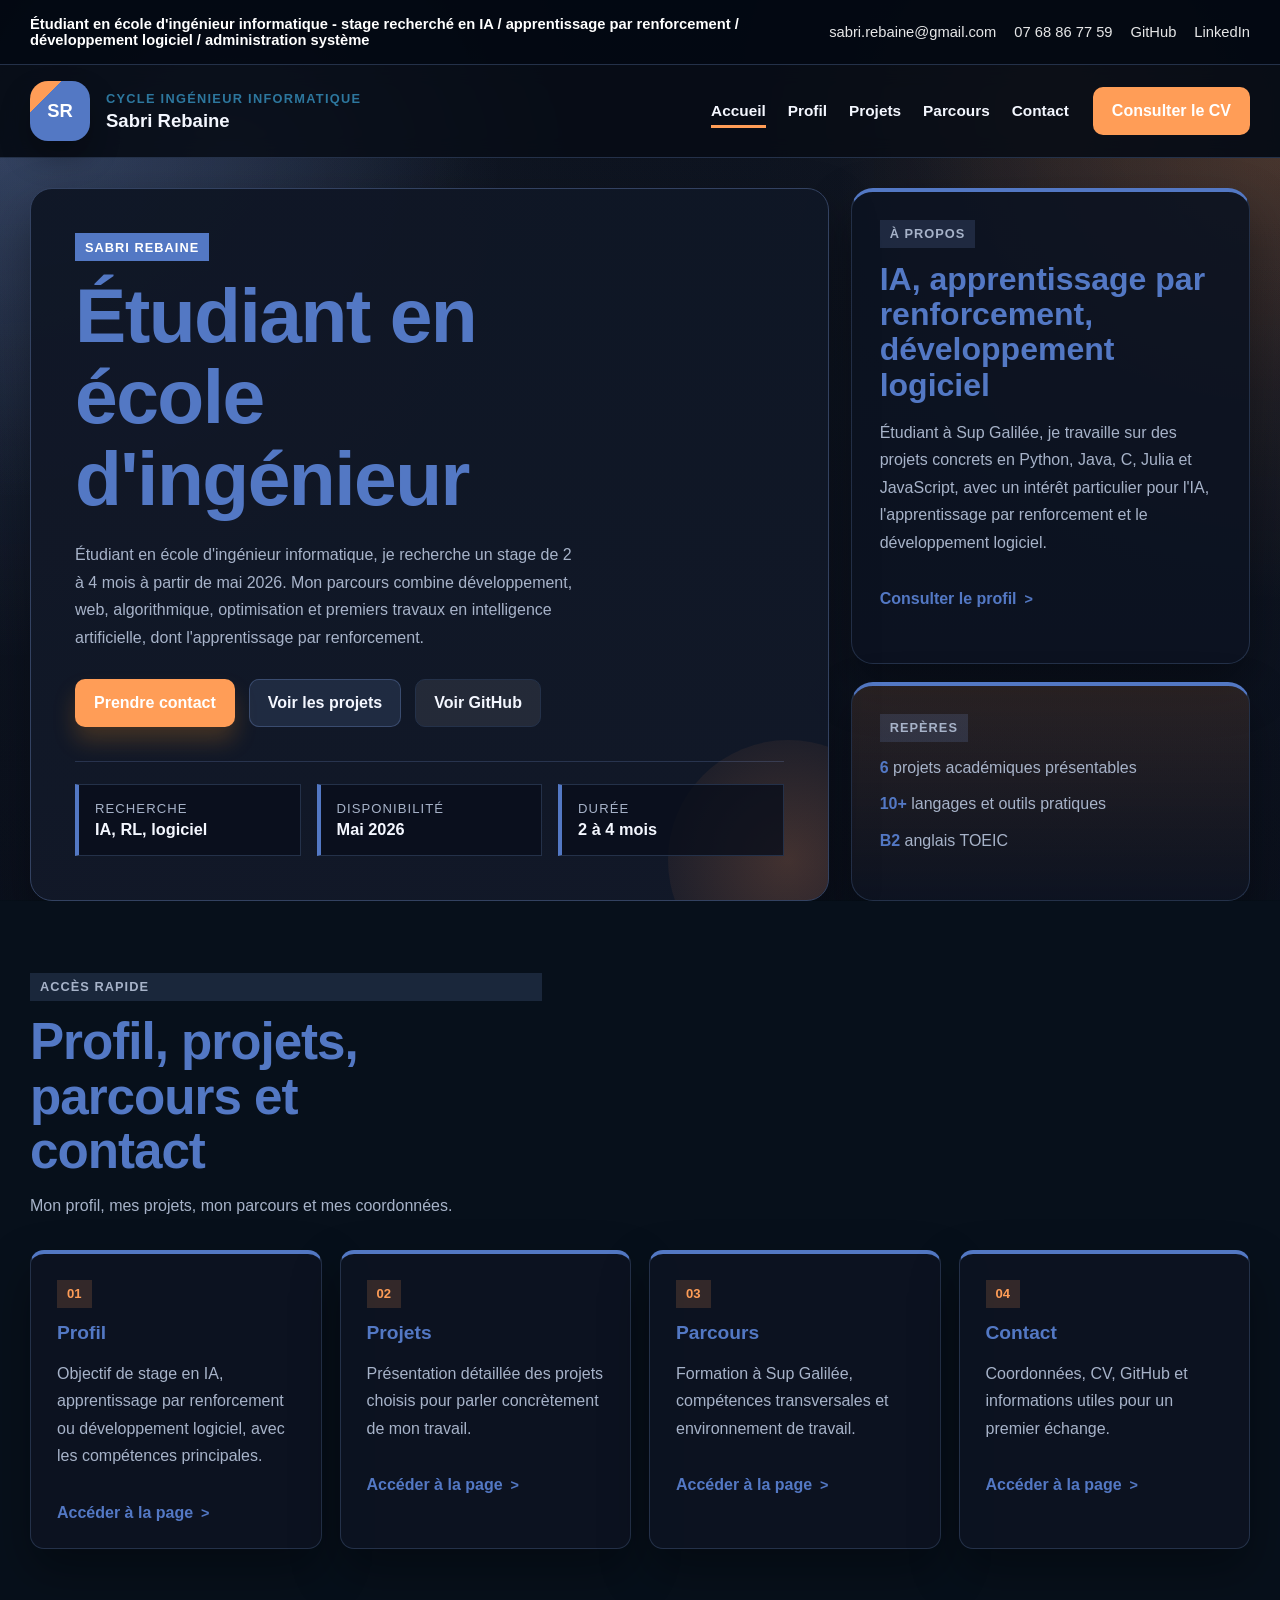
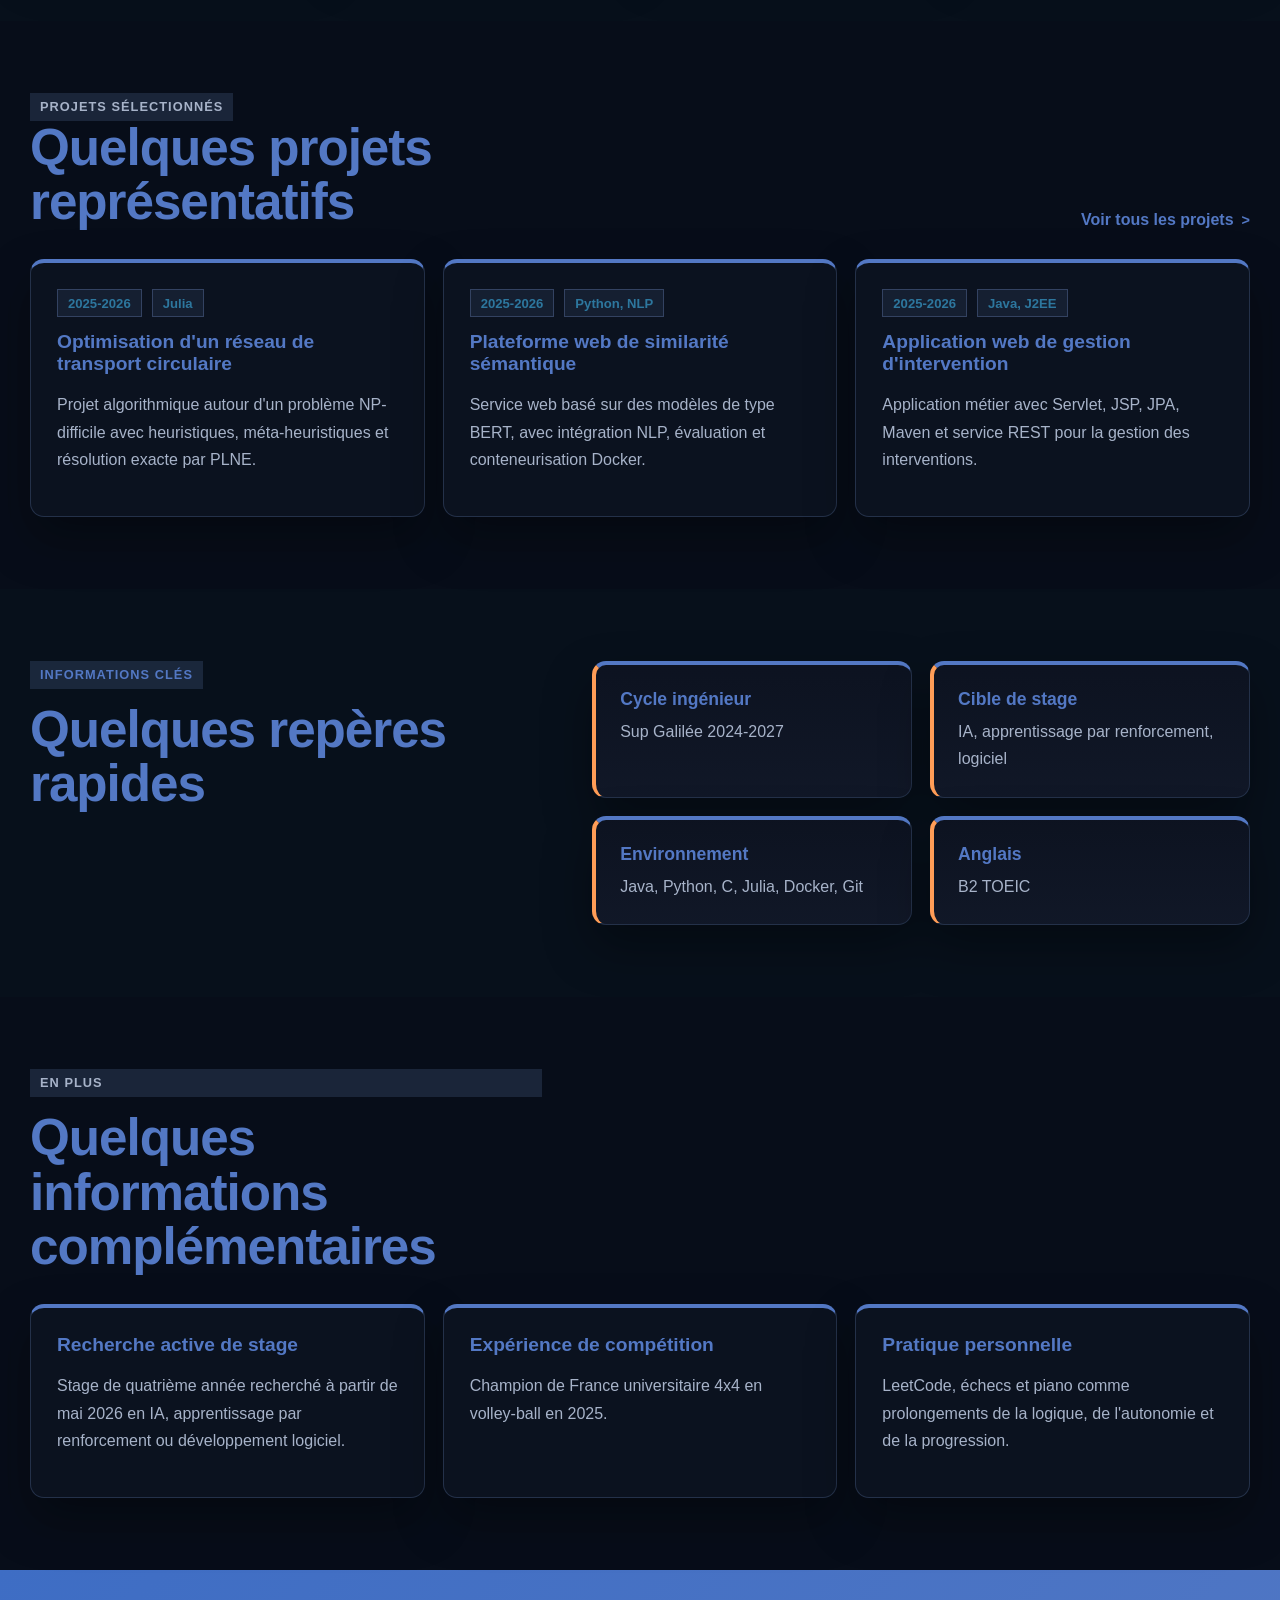
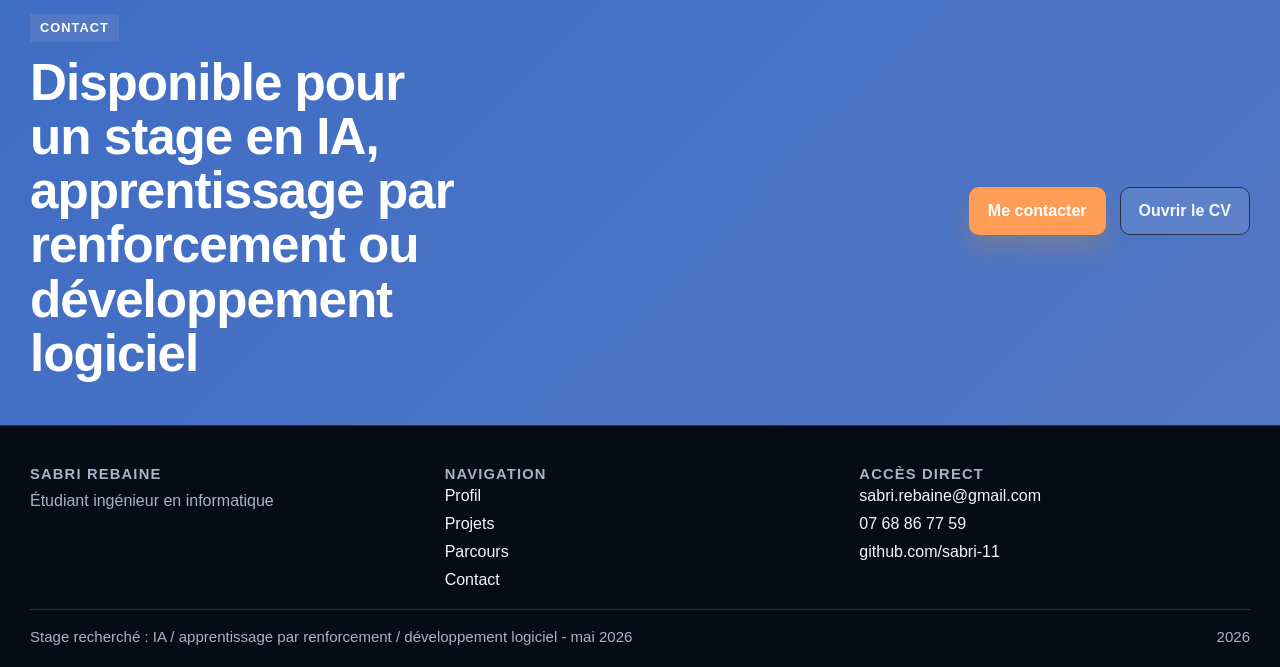
<file: index.html>
<!DOCTYPE html>
<html lang="fr">
  <head>
    <meta charset="UTF-8" />
    <meta name="viewport" content="width=device-width, initial-scale=1.0" />
    <title>Sabri Rebaine | Accueil</title>
    <meta
      name="description"
      content="Site portfolio de Sabri Rebaine, étudiant ingénieur en informatique à la recherche d'un stage en IA et apprentissage par renforcement, développement logiciel ou en administration système à partir de mai 2026."
    />
    <link rel="stylesheet" href="styles.css" />
  </head>
  <body class="page-home">
    <div class="utility-bar">
      <div class="container utility-inner">
        <p>Étudiant en école d'ingénieur informatique - stage recherché en IA / apprentissage par renforcement / développement logiciel / administration système</p>
        <div class="utility-links">
          <a href="mailto:sabri.rebaine@gmail.com">sabri.rebaine@gmail.com</a>
          <a href="tel:+33768867759">07 68 86 77 59</a>
          <a href="https://github.com/sabri-11" target="_blank" rel="noreferrer">GitHub</a>
          <a href="https://www.linkedin.com/in/sabri-rebaine/" target="_blank" rel="noreferrer">LinkedIn</a>
        </div>
      </div>
    </div>

    <header class="site-header">
      <div class="container header-shell">
        <a class="brand" href="index.html" aria-label="Retour à l'accueil">
          <span class="brand-mark">SR</span>
          <span class="brand-copy">
            <span class="brand-kicker">Cycle ingénieur informatique</span>
            <strong>Sabri Rebaine</strong>
          </span>
        </a>

        <button class="nav-toggle" type="button" aria-expanded="false" aria-controls="site-nav">
          <span></span>
          <span></span>
          <span></span>
          <span class="sr-only">Ouvrir le menu</span>
        </button>

        <div class="nav-shell" id="site-nav">
          <nav class="site-nav" aria-label="Navigation principale">
            <a class="is-active" href="index.html">Accueil</a>
            <a href="profil.html">Profil</a>
            <a href="projets.html">Projets</a>
            <a href="parcours.html">Parcours</a>
            <a href="contact.html">Contact</a>
          </nav>
          <a class="header-cta" href="C.V. Sabri Rebaine.pdf" target="_blank" rel="noreferrer">
            Consulter le CV
          </a>
        </div>
      </div>
    </header>

    <main>
      <section class="home-hero">
        <div class="container hero-grid">
          <article class="hero-stage">
            <p class="eyebrow light">Sabri Rebaine</p>
            <h1>Étudiant en école d'ingénieur</h1>
            <p class="hero-text">
              Étudiant en école d'ingénieur informatique, je recherche un
              stage de 2 à 4 mois à partir de mai 2026. Mon parcours combine
              développement, web, algorithmique, optimisation et premiers
              travaux en intelligence artificielle, dont l'apprentissage par
              renforcement.
            </p>

            <div class="hero-actions">
              <a class="button button-primary" href="contact.html">Prendre contact</a>
              <a class="button button-secondary" href="projets.html">Voir les projets</a>
              <a
                class="button button-light"
                href="https://github.com/sabri-11"
                target="_blank"
                rel="noreferrer"
              >
                Voir GitHub
              </a>
            </div>

            <div class="hero-strip">
              <div>
                <span class="strip-label">Recherche</span>
                <strong>IA, RL, logiciel</strong>
              </div>
              <div>
                <span class="strip-label">Disponibilité</span>
                <strong>Mai 2026</strong>
              </div>
              <div>
                <span class="strip-label">Durée</span>
                <strong>2 à 4 mois</strong>
              </div>
            </div>
          </article>

          <aside class="hero-side">
            <article class="hero-side-card">
              <p class="eyebrow">À propos</p>
              <h2>IA, apprentissage par renforcement, développement logiciel</h2>
              <p>
                Étudiant à Sup Galilée, je travaille sur des projets concrets
                en Python, Java, C, Julia et JavaScript, avec un intérêt
                particulier pour l'IA, l'apprentissage par renforcement et le
                développement logiciel.
              </p>
              <a class="text-link" href="profil.html">Consulter le profil</a>
            </article>

            <article class="hero-side-card compact">
              <p class="eyebrow">Repères</p>
              <ul class="fact-list">
                <li><strong>6</strong> projets académiques présentables</li>
                <li><strong>10+</strong> langages et outils pratiques</li>
                <li><strong>B2</strong> anglais TOEIC</li>
              </ul>
            </article>
          </aside>
        </div>
      </section>

      <section class="section">
        <div class="container">
          <div class="section-heading">
            <p class="eyebrow">Accès rapide</p>
            <h2>Profil, projets, parcours et contact</h2>
            <p>
              Mon profil, mes projets, mon parcours et mes coordonnées.
            </p>
          </div>

          <div class="feature-grid">
            <article class="feature-card reveal">
              <span class="card-index">01</span>
              <h3>Profil</h3>
              <p>Objectif de stage en IA, apprentissage par renforcement ou développement logiciel, avec les compétences principales.</p>
              <a class="text-link" href="profil.html">Accéder à la page</a>
            </article>

            <article class="feature-card reveal">
              <span class="card-index">02</span>
              <h3>Projets</h3>
              <p>Présentation détaillée des projets choisis pour parler concrètement de mon travail.</p>
              <a class="text-link" href="projets.html">Accéder à la page</a>
            </article>

            <article class="feature-card reveal">
              <span class="card-index">03</span>
              <h3>Parcours</h3>
              <p>Formation à Sup Galilée, compétences transversales et environnement de travail.</p>
              <a class="text-link" href="parcours.html">Accéder à la page</a>
            </article>

            <article class="feature-card reveal">
              <span class="card-index">04</span>
              <h3>Contact</h3>
              <p>Coordonnées, CV, GitHub et informations utiles pour un premier échange.</p>
              <a class="text-link" href="contact.html">Accéder à la page</a>
            </article>
          </div>
        </div>
      </section>

      <section class="section section-alt">
        <div class="container">
          <div class="section-heading dual">
            <div>
            <p class="eyebrow">Projets sélectionnés</p>
            <h2>Quelques projets représentatifs</h2>
            </div>
            <a class="section-link" href="projets.html">Voir tous les projets</a>
          </div>

          <div class="news-grid">
            <article class="news-card reveal">
              <div class="news-meta">
                <span>2025-2026</span>
                <span>Julia</span>
              </div>
              <h3>Optimisation d'un réseau de transport circulaire</h3>
              <p>
                Projet algorithmique autour d'un problème NP-difficile avec
                heuristiques, méta-heuristiques et résolution exacte par PLNE.
              </p>
            </article>

            <article class="news-card reveal">
              <div class="news-meta">
                <span>2025-2026</span>
                <span>Python, NLP</span>
              </div>
              <h3>Plateforme web de similarité sémantique</h3>
              <p>
                Service web basé sur des modèles de type BERT, avec intégration
                NLP, évaluation et conteneurisation Docker.
              </p>
            </article>

            <article class="news-card reveal">
              <div class="news-meta">
                <span>2025-2026</span>
                <span>Java, J2EE</span>
              </div>
              <h3>Application web de gestion d'intervention</h3>
              <p>
                Application métier avec Servlet, JSP, JPA, Maven et service REST
                pour la gestion des interventions.
              </p>
            </article>
          </div>
        </div>
      </section>

      <section class="section">
        <div class="container band-layout">
          <div class="band-copy">
            <p class="eyebrow">Informations clés</p>
            <h2>Quelques repères rapides</h2>
          </div>

          <div class="metric-grid">
            <article class="metric-card reveal">
              <strong>Cycle ingénieur</strong>
              <span>Sup Galilée 2024-2027</span>
            </article>
            <article class="metric-card reveal">
              <strong>Cible de stage</strong>
              <span>IA, apprentissage par renforcement, logiciel</span>
            </article>
            <article class="metric-card reveal">
              <strong>Environnement</strong>
              <span>Java, Python, C, Julia, Docker, Git</span>
            </article>
            <article class="metric-card reveal">
              <strong>Anglais</strong>
              <span>B2 TOEIC</span>
            </article>
          </div>
        </div>
      </section>

      <section class="section section-alt">
        <div class="container">
          <div class="section-heading">
            <p class="eyebrow">En plus</p>
            <h2>Quelques informations complémentaires</h2>
          </div>

          <div class="spotlight-grid">
            <article class="spotlight-card reveal">
              <h3>Recherche active de stage</h3>
              <p>Stage de quatrième année recherché à partir de mai 2026 en IA, apprentissage par renforcement ou développement logiciel.</p>
            </article>
            <article class="spotlight-card reveal">
              <h3>Expérience de compétition</h3>
              <p>Champion de France universitaire 4x4 en volley-ball en 2025.</p>
            </article>
            <article class="spotlight-card reveal">
              <h3>Pratique personnelle</h3>
              <p>LeetCode, échecs et piano comme prolongements de la logique, de l'autonomie et de la progression.</p>
            </article>
          </div>
        </div>
      </section>

      <section class="cta-panel">
        <div class="container cta-panel-inner">
          <div>
            <p class="eyebrow light">Contact</p>
            <h2>Disponible pour un stage en IA, apprentissage par renforcement ou développement logiciel</h2>
          </div>
          <div class="cta-panel-actions">
            <a class="button button-primary" href="contact.html">Me contacter</a>
            <a class="button button-light" href="C.V. Sabri Rebaine.pdf" target="_blank" rel="noreferrer">
              Ouvrir le CV
            </a>
          </div>
        </div>
      </section>
    </main>

    <footer class="site-footer">
      <div class="container footer-grid">
        <div>
          <p class="footer-title">Sabri Rebaine</p>
          <p>Étudiant ingénieur en informatique</p>
        </div>
        <div>
          <p class="footer-title">Navigation</p>
          <ul class="footer-links">
            <li><a href="profil.html">Profil</a></li>
            <li><a href="projets.html">Projets</a></li>
            <li><a href="parcours.html">Parcours</a></li>
            <li><a href="contact.html">Contact</a></li>
          </ul>
        </div>
        <div>
          <p class="footer-title">Accès direct</p>
          <ul class="footer-links">
            <li><a href="mailto:sabri.rebaine@gmail.com">sabri.rebaine@gmail.com</a></li>
            <li><a href="tel:+33768867759">07 68 86 77 59</a></li>
            <li><a href="https://github.com/sabri-11" target="_blank" rel="noreferrer">github.com/sabri-11</a></li>
          </ul>
        </div>
      </div>
      <div class="container footer-bottom">
        <p>Stage recherché : IA / apprentissage par renforcement / développement logiciel - mai 2026</p>
        <p id="footer-year"></p>
      </div>
    </footer>

    <script src="script.js"></script>
  </body>
</html>
</file>
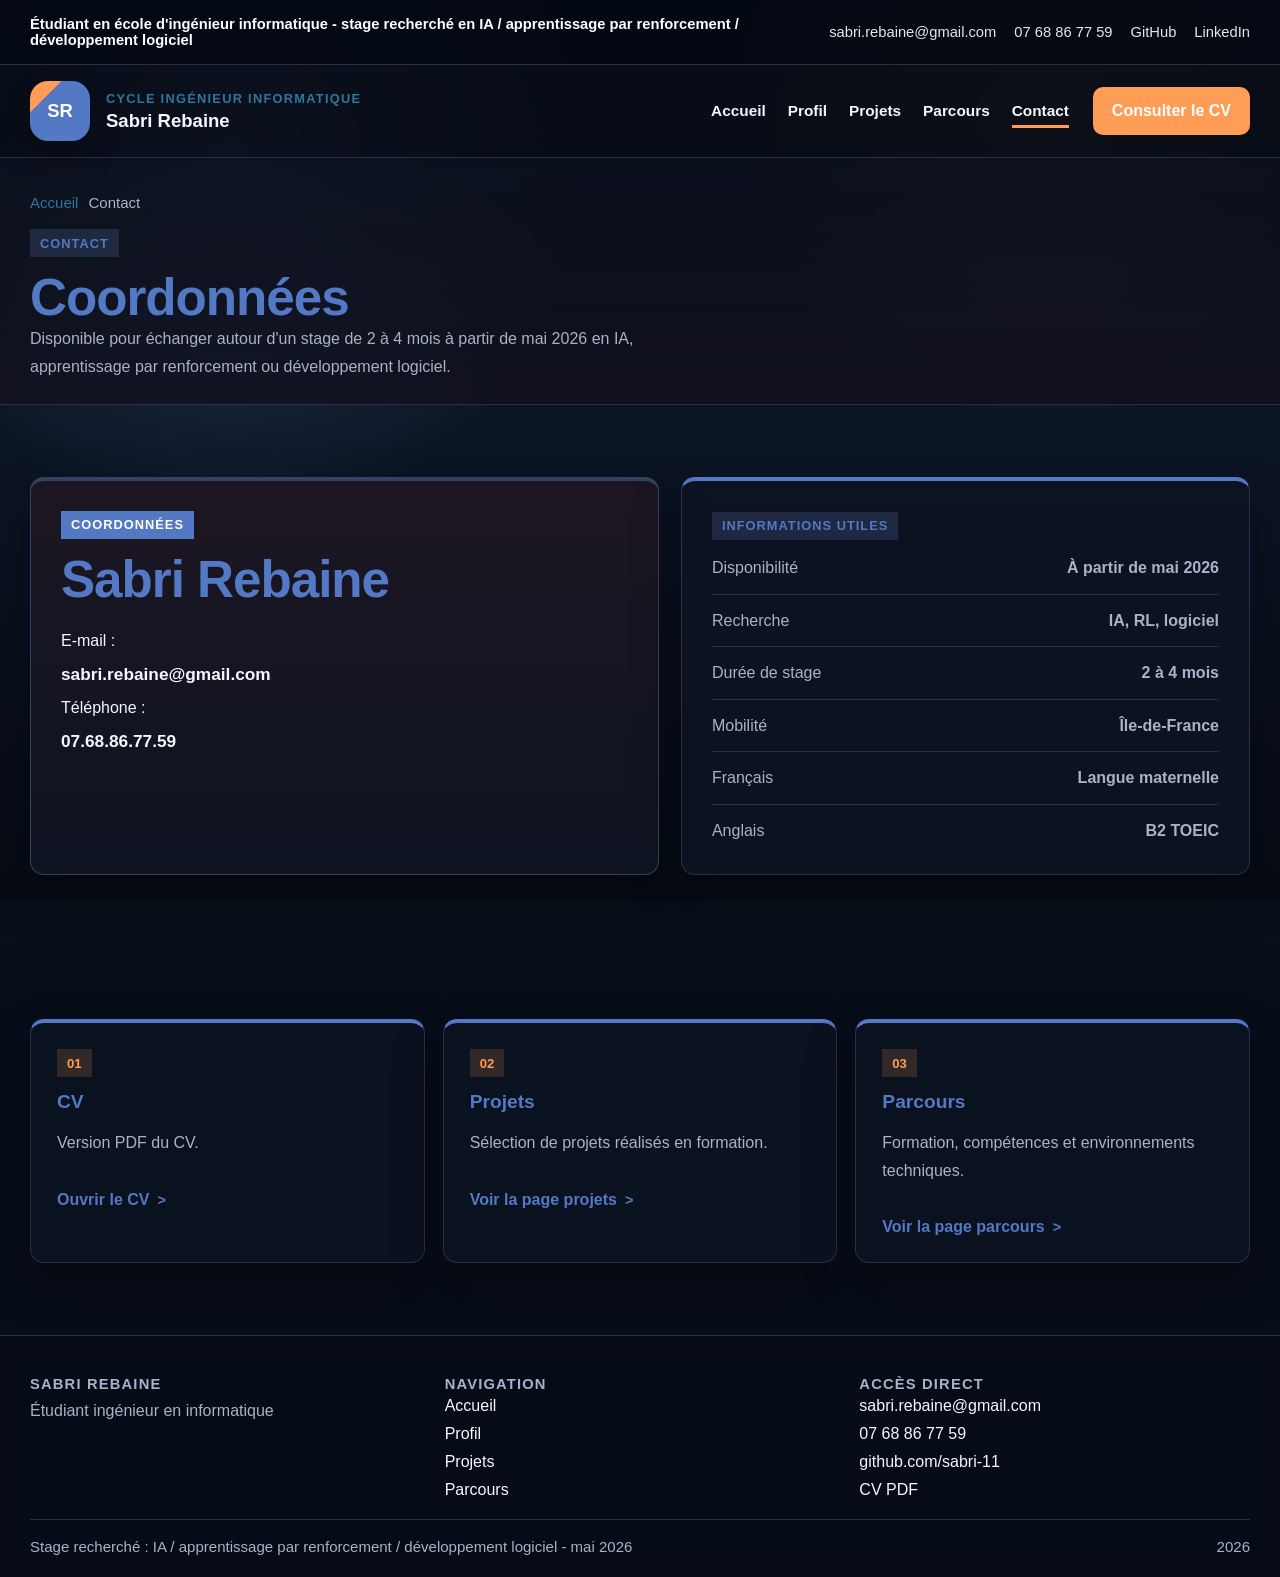
<file: contact.html>
<!DOCTYPE html>
<html lang="fr">
  <head>
    <meta charset="UTF-8" />
    <meta name="viewport" content="width=device-width, initial-scale=1.0" />
    <title>Sabri Rebaine | Contact</title>
    <meta
      name="description"
      content="Coordonnées et informations de contact de Sabri Rebaine pour un stage en IA, apprentissage par renforcement ou développement logiciel."
    />
    <link rel="stylesheet" href="styles.css" />
  </head>
  <body>
    <div class="utility-bar">
      <div class="container utility-inner">
        <p>Étudiant en école d'ingénieur informatique - stage recherché en IA / apprentissage par renforcement / développement logiciel</p>
        <div class="utility-links">
          <a href="mailto:sabri.rebaine@gmail.com">sabri.rebaine@gmail.com</a>
          <a href="tel:+33768867759">07 68 86 77 59</a>
          <a href="https://github.com/sabri-11" target="_blank" rel="noreferrer">GitHub</a>
          <a href="https://www.linkedin.com/in/sabri-rebaine/" target="_blank" rel="noreferrer">LinkedIn</a>
        </div>
      </div>
    </div>

    <header class="site-header">
      <div class="container header-shell">
        <a class="brand" href="index.html" aria-label="Retour à l'accueil">
          <span class="brand-mark">SR</span>
          <span class="brand-copy">
            <span class="brand-kicker">Cycle ingénieur informatique</span>
            <strong>Sabri Rebaine</strong>
          </span>
        </a>

        <button class="nav-toggle" type="button" aria-expanded="false" aria-controls="site-nav">
          <span></span>
          <span></span>
          <span></span>
          <span class="sr-only">Ouvrir le menu</span>
        </button>

        <div class="nav-shell" id="site-nav">
          <nav class="site-nav" aria-label="Navigation principale">
            <a href="index.html">Accueil</a>
            <a href="profil.html">Profil</a>
            <a href="projets.html">Projets</a>
            <a href="parcours.html">Parcours</a>
            <a class="is-active" href="contact.html">Contact</a>
          </nav>
          <a class="header-cta" href="C.V. Sabri Rebaine.pdf" target="_blank" rel="noreferrer">
            Consulter le CV
          </a>
        </div>
      </div>
    </header>

    <main>
      <section class="page-hero">
        <div class="container">
          <nav class="breadcrumb" aria-label="Fil d'Ariane">
            <a href="index.html">Accueil</a>
            <span>Contact</span>
          </nav>
          <p class="eyebrow">Contact</p>
          <h1>Coordonnées</h1>
          <p class="page-intro">
            Disponible pour échanger autour d'un stage de 2 à 4 mois à partir
            de mai 2026 en IA, apprentissage par renforcement ou développement
            logiciel.
          </p>
        </div>
      </section>

      <section class="section">
        <div class="container contact-grid">
          <article class="contact-primary reveal">
            <p class="eyebrow">Coordonnées</p>
            <h2>Sabri Rebaine</h2>
            <div class="contact-links">
              <span>E-mail : </span><a href="mailto:sabri.rebaine@gmail.com">sabri.rebaine@gmail.com</a>
              <span>Téléphone : </span><a href="tel:+33768867759">07.68.86.77.59</a>
            </div>
          </article>

          <article class="contact-secondary reveal">
            <p class="eyebrow">Informations utiles</p>
            <ul class="info-list">
              <li><span>Disponibilité</span><strong>À partir de mai 2026</strong></li>
              <li><span>Recherche</span><strong>IA, RL, logiciel</strong></li>
              <li><span>Durée de stage</span><strong>2 à 4 mois</strong></li>
              <li><span>Mobilité</span><strong>Île-de-France</strong></li>
              <li><span>Français</span><strong>Langue maternelle</strong></li>
              <li><span>Anglais</span><strong>B2 TOEIC</strong></li>
            </ul>
          </article>
        </div>
      </section>

      <section class="section section-alt">
        <div class="container">
          <div class="feature-grid three">
            <article class="feature-card reveal">
              <span class="card-index">01</span>
              <h3>CV</h3>
              <p>Version PDF du CV.</p>
              <a class="text-link" href="C.V. Sabri Rebaine.pdf" target="_blank" rel="noreferrer">Ouvrir le CV</a>
            </article>
            <article class="feature-card reveal">
              <span class="card-index">02</span>
              <h3>Projets</h3>
              <p>Sélection de projets réalisés en formation.</p>
              <a class="text-link" href="projets.html">Voir la page projets</a>
            </article>
            <article class="feature-card reveal">
              <span class="card-index">03</span>
              <h3>Parcours</h3>
              <p>Formation, compétences et environnements techniques.</p>
              <a class="text-link" href="parcours.html">Voir la page parcours</a>
            </article>
          </div>
        </div>
      </section>
    </main>

    <footer class="site-footer">
      <div class="container footer-grid">
        <div>
          <p class="footer-title">Sabri Rebaine</p>
          <p>Étudiant ingénieur en informatique</p>
        </div>
        <div>
          <p class="footer-title">Navigation</p>
          <ul class="footer-links">
            <li><a href="index.html">Accueil</a></li>
            <li><a href="profil.html">Profil</a></li>
            <li><a href="projets.html">Projets</a></li>
            <li><a href="parcours.html">Parcours</a></li>
          </ul>
        </div>
        <div>
          <p class="footer-title">Accès direct</p>
          <ul class="footer-links">
            <li><a href="mailto:sabri.rebaine@gmail.com">sabri.rebaine@gmail.com</a></li>
            <li><a href="tel:+33768867759">07 68 86 77 59</a></li>
            <li><a href="https://github.com/sabri-11" target="_blank" rel="noreferrer">github.com/sabri-11</a></li>
            <li><a href="C.V. Sabri Rebaine.pdf" target="_blank" rel="noreferrer">CV PDF</a></li>
          </ul>
        </div>
      </div>
      <div class="container footer-bottom">
        <p>Stage recherché : IA / apprentissage par renforcement / développement logiciel - mai 2026</p>
        <p id="footer-year"></p>
      </div>
    </footer>

    <script src="script.js"></script>
  </body>
</html>
</file>
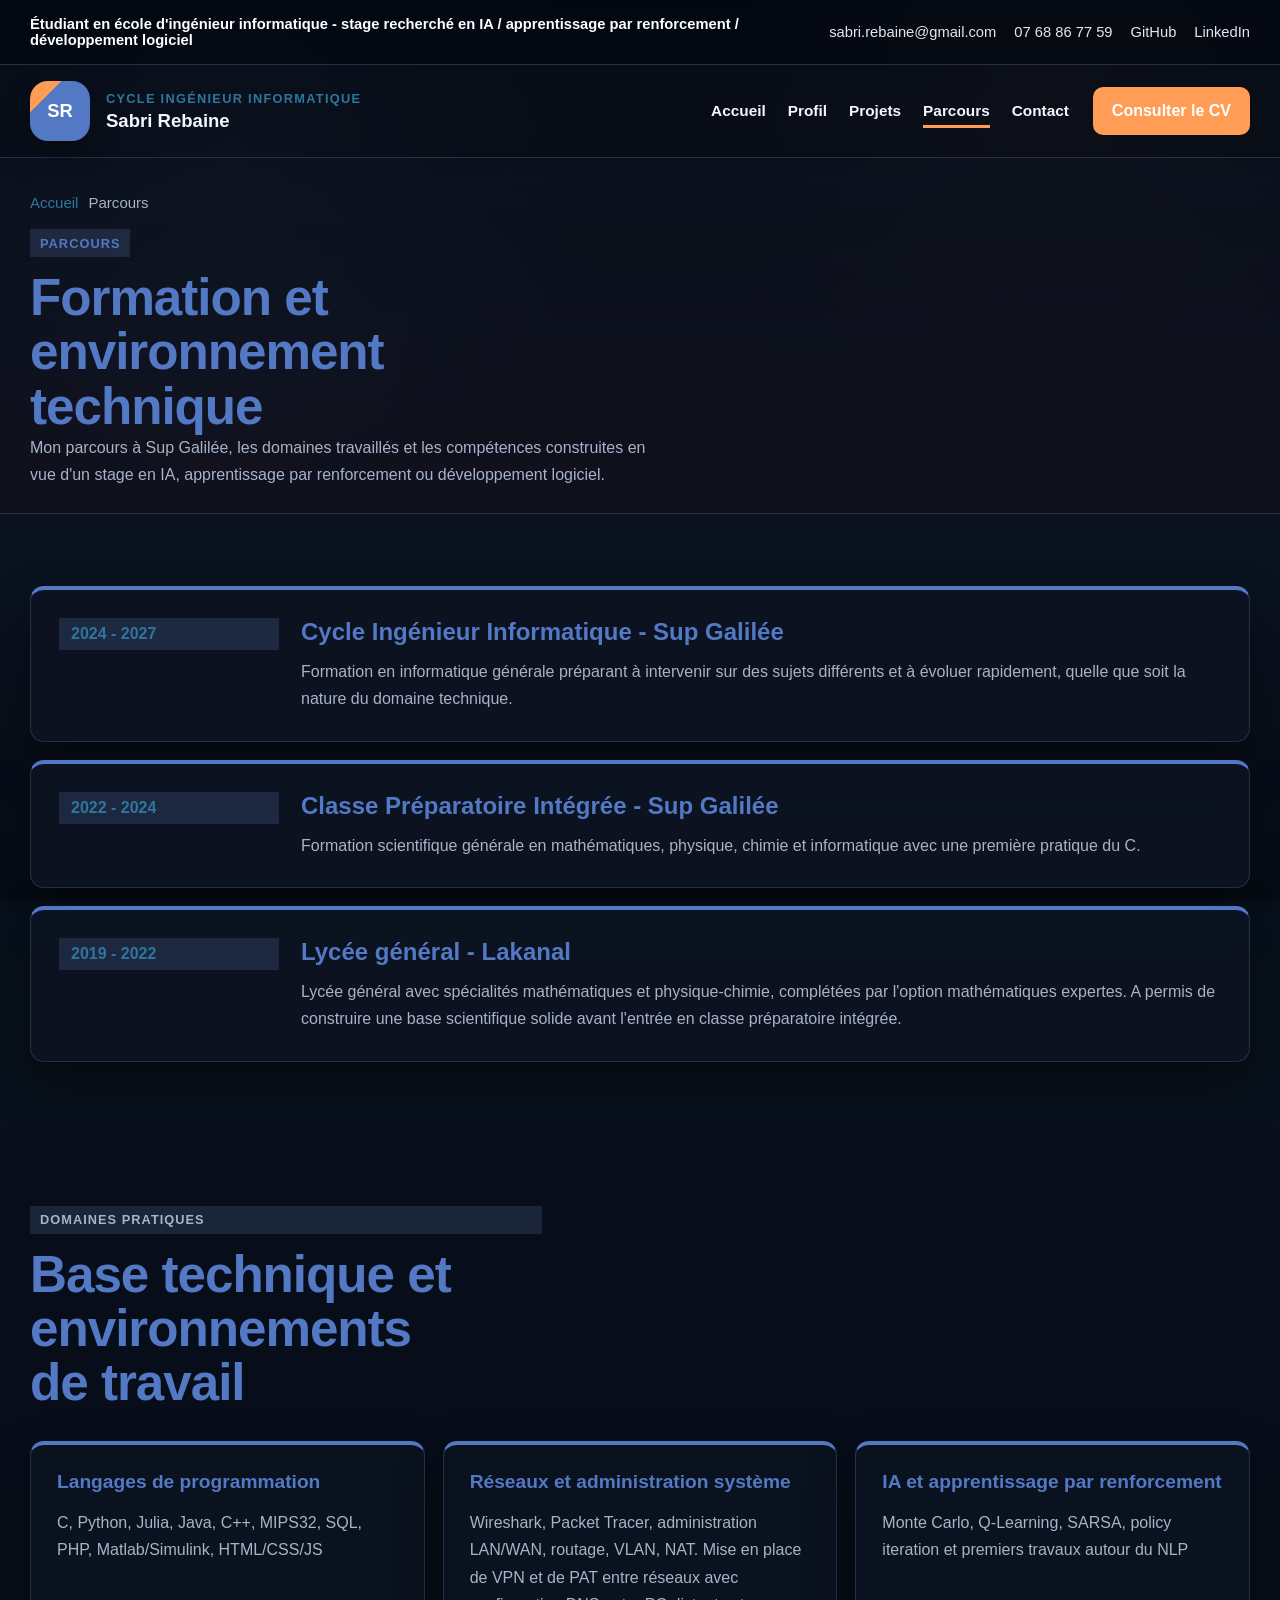
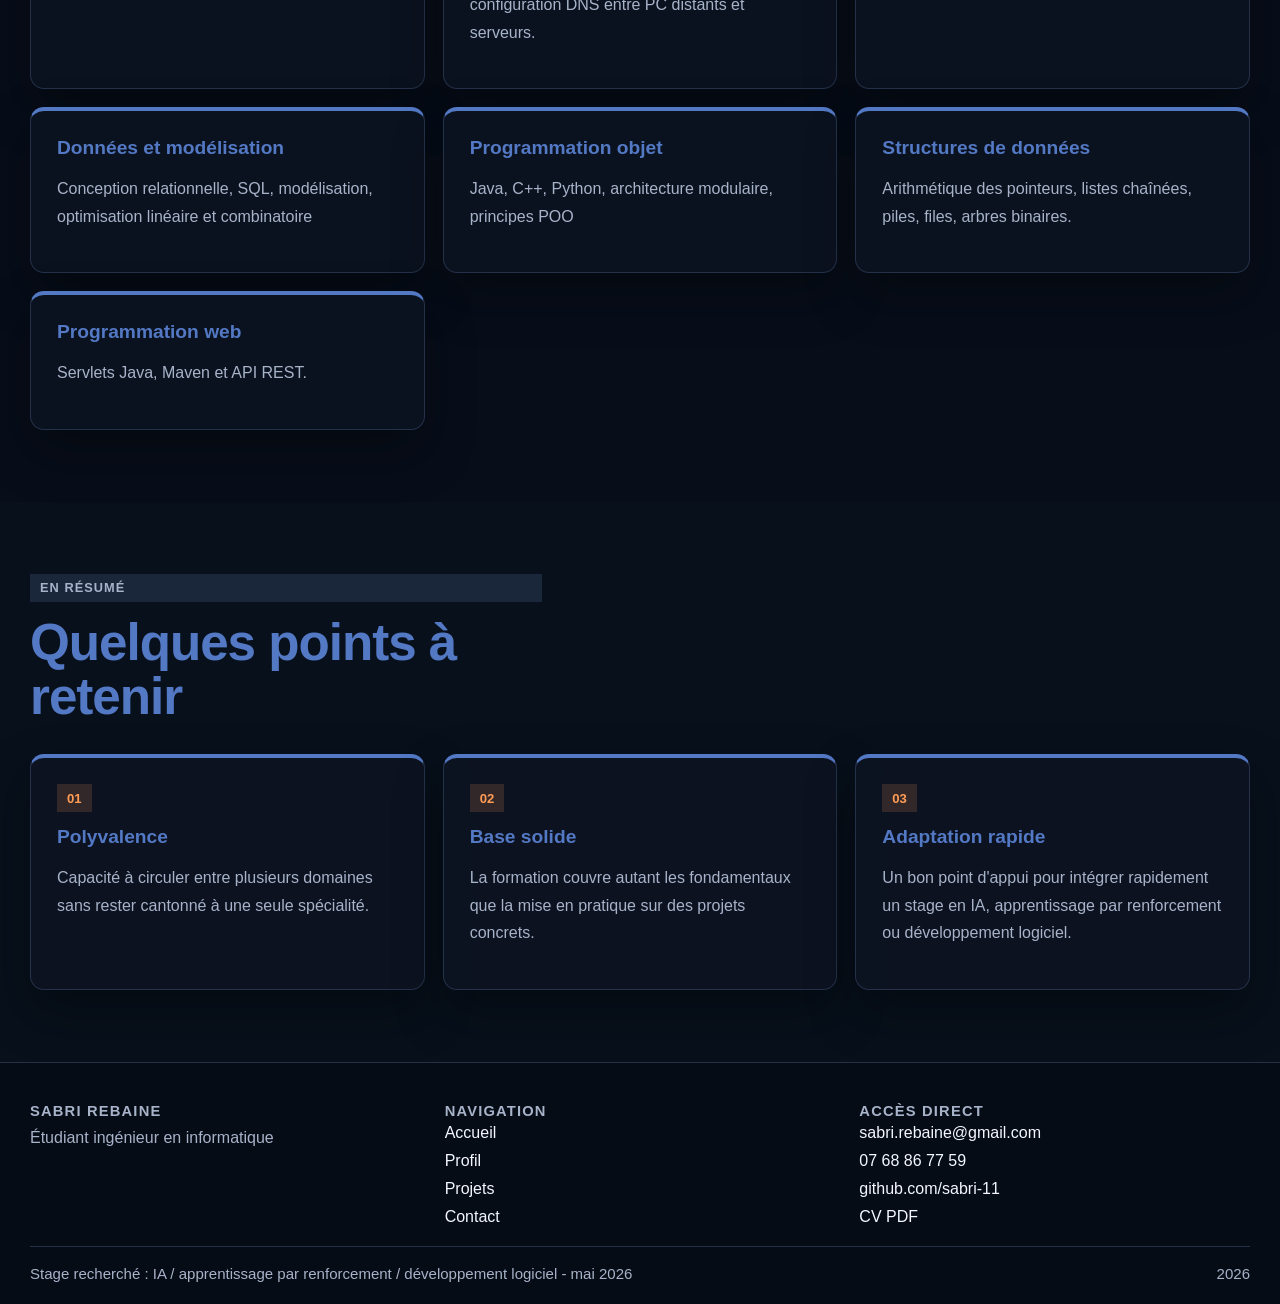
<file: parcours.html>
<!DOCTYPE html>
<html lang="fr">
  <head>
    <meta charset="UTF-8" />
    <meta name="viewport" content="width=device-width, initial-scale=1.0" />
    <title>Sabri Rebaine | Parcours</title>
    <meta
      name="description"
      content="Parcours de formation et environnement technique de Sabri Rebaine pour un stage en IA, apprentissage par renforcement ou développement logiciel."
    />
    <link rel="stylesheet" href="styles.css" />
  </head>
  <body>
    <div class="utility-bar">
      <div class="container utility-inner">
        <p>Étudiant en école d'ingénieur informatique - stage recherché en IA / apprentissage par renforcement / développement logiciel</p>
        <div class="utility-links">
          <a href="mailto:sabri.rebaine@gmail.com">sabri.rebaine@gmail.com</a>
          <a href="tel:+33768867759">07 68 86 77 59</a>
          <a href="https://github.com/sabri-11" target="_blank" rel="noreferrer">GitHub</a>
          <a href="https://www.linkedin.com/in/sabri-rebaine/" target="_blank" rel="noreferrer">LinkedIn</a>
        </div>
      </div>
    </div>

    <header class="site-header">
      <div class="container header-shell">
        <a class="brand" href="index.html" aria-label="Retour à l'accueil">
          <span class="brand-mark">SR</span>
          <span class="brand-copy">
            <span class="brand-kicker">Cycle ingénieur informatique</span>
            <strong>Sabri Rebaine</strong>
          </span>
        </a>

        <button class="nav-toggle" type="button" aria-expanded="false" aria-controls="site-nav">
          <span></span>
          <span></span>
          <span></span>
          <span class="sr-only">Ouvrir le menu</span>
        </button>

        <div class="nav-shell" id="site-nav">
          <nav class="site-nav" aria-label="Navigation principale">
            <a href="index.html">Accueil</a>
            <a href="profil.html">Profil</a>
            <a href="projets.html">Projets</a>
            <a class="is-active" href="parcours.html">Parcours</a>
            <a href="contact.html">Contact</a>
          </nav>
          <a class="header-cta" href="C.V. Sabri Rebaine.pdf" target="_blank" rel="noreferrer">
            Consulter le CV
          </a>
        </div>
      </div>
    </header>

    <main>
      <section class="page-hero">
        <div class="container">
          <nav class="breadcrumb" aria-label="Fil d'Ariane">
            <a href="index.html">Accueil</a>
            <span>Parcours</span>
          </nav>
          <p class="eyebrow">Parcours</p>
          <h1>Formation et environnement technique</h1>
          <p class="page-intro">
            Mon parcours à Sup Galilée, les domaines travaillés et les
            compétences construites en vue d'un stage en IA, apprentissage par
            renforcement ou développement logiciel.
          </p>
        </div>
      </section>

      <section class="section">
        <div class="container timeline-stack">
          <article class="timeline-block reveal">
            <div class="timeline-side">
              <span class="timeline-year">2024 - 2027</span>
            </div>
            <div class="timeline-main">
              <h2>Cycle Ingénieur Informatique - Sup Galilée</h2>
              <p>
                Formation en informatique générale préparant à intervenir sur des
                sujets différents et à évoluer rapidement, quelle que soit la
                nature du domaine technique.
              </p>
            </div>
          </article>

          <article class="timeline-block reveal">
            <div class="timeline-side">
              <span class="timeline-year">2022 - 2024</span>
            </div>
            <div class="timeline-main">
              <h2>Classe Préparatoire Intégrée - Sup Galilée</h2>
              <p>
                Formation scientifique générale en mathématiques, physique,
                chimie et informatique avec une première pratique du C.
              </p>
            </div>
          </article>

          <article class="timeline-block reveal">
            <div class="timeline-side">
              <span class="timeline-year">2019 - 2022</span>
            </div>
            <div class="timeline-main">
              <h2>Lycée général - Lakanal</h2>
              <p>
                Lycée général avec spécialités mathématiques et
                physique-chimie, complétées par l'option mathématiques
                expertes. A permis de construire une base scientifique solide avant
                l'entrée en classe préparatoire intégrée.
              </p>
            </div>
          </article>
        </div>
      </section>

      <section class="section section-alt">
        <div class="container">
          <div class="section-heading">
            <p class="eyebrow">Domaines pratiques</p>
            <h2>Base technique et environnements de travail</h2>
          </div>

          <div class="skill-matrix">
            <article class="matrix-card reveal">
              <h3>Langages de programmation</h3>
              <p>C, Python, Julia, Java, C++, MIPS32, SQL, PHP, Matlab/Simulink, HTML/CSS/JS</p>
            </article>
            <article class="matrix-card reveal">
              <h3>Réseaux et administration système</h3>
              <p>Wireshark, Packet Tracer, administration LAN/WAN, routage, VLAN, NAT. Mise en place
                de VPN et de PAT entre réseaux avec configuration DNS entre PC distants et serveurs.</p>
            </article>
            <article class="matrix-card reveal">
              <h3>IA et apprentissage par renforcement</h3>
              <p>Monte Carlo, Q-Learning, SARSA, policy iteration et premiers travaux autour du NLP</p>
            </article>
            <article class="matrix-card reveal">
              <h3>Données et modélisation</h3>
              <p>Conception relationnelle, SQL, modélisation, optimisation linéaire et combinatoire</p>
            </article>
            <article class="matrix-card reveal">
              <h3>Programmation objet</h3>
              <p>Java, C++, Python, architecture modulaire, principes POO</p>
            </article>
            <article class="matrix-card reveal">
              <h3>Structures de données</h3>
              <p>Arithmétique des pointeurs, listes chaînées, piles, files, arbres binaires.</p>
            </article>
             <article class="matrix-card reveal">
              <h3>Programmation web</h3>
              <p>Servlets Java, Maven et API REST.</p>
            </article>
          </div>
        </div>
      </section>

      <section class="section">
        <div class="container">
          <div class="section-heading">
            <p class="eyebrow">En résumé</p>
            <h2>Quelques points à retenir</h2>
          </div>

          <div class="feature-grid three">
            <article class="feature-card reveal">
              <span class="card-index">01</span>
              <h3>Polyvalence</h3>
              <p>Capacité à circuler entre plusieurs domaines sans rester cantonné à une seule spécialité.</p>
            </article>
            <article class="feature-card reveal">
              <span class="card-index">02</span>
              <h3>Base solide</h3>
              <p>La formation couvre autant les fondamentaux que la mise en pratique sur des projets concrets.</p>
            </article>
            <article class="feature-card reveal">
              <span class="card-index">03</span>
              <h3>Adaptation rapide</h3>
              <p>Un bon point d'appui pour intégrer rapidement un stage en IA, apprentissage par renforcement ou développement logiciel.</p>
            </article>
          </div>
        </div>
      </section>
    </main>

    <footer class="site-footer">
      <div class="container footer-grid">
        <div>
          <p class="footer-title">Sabri Rebaine</p>
          <p>Étudiant ingénieur en informatique</p>
        </div>
        <div>
          <p class="footer-title">Navigation</p>
          <ul class="footer-links">
            <li><a href="index.html">Accueil</a></li>
            <li><a href="profil.html">Profil</a></li>
            <li><a href="projets.html">Projets</a></li>
            <li><a href="contact.html">Contact</a></li>
          </ul>
        </div>
        <div>
          <p class="footer-title">Accès direct</p>
          <ul class="footer-links">
            <li><a href="mailto:sabri.rebaine@gmail.com">sabri.rebaine@gmail.com</a></li>
            <li><a href="tel:+33768867759">07 68 86 77 59</a></li>
            <li><a href="https://github.com/sabri-11" target="_blank" rel="noreferrer">github.com/sabri-11</a></li>
            <li><a href="C.V. Sabri Rebaine.pdf" target="_blank" rel="noreferrer">CV PDF</a></li>
          </ul>
        </div>
      </div>
      <div class="container footer-bottom">
        <p>Stage recherché : IA / apprentissage par renforcement / développement logiciel - mai 2026</p>
        <p id="footer-year"></p>
      </div>
    </footer>

    <script src="script.js"></script>
  </body>
</html>
</file>
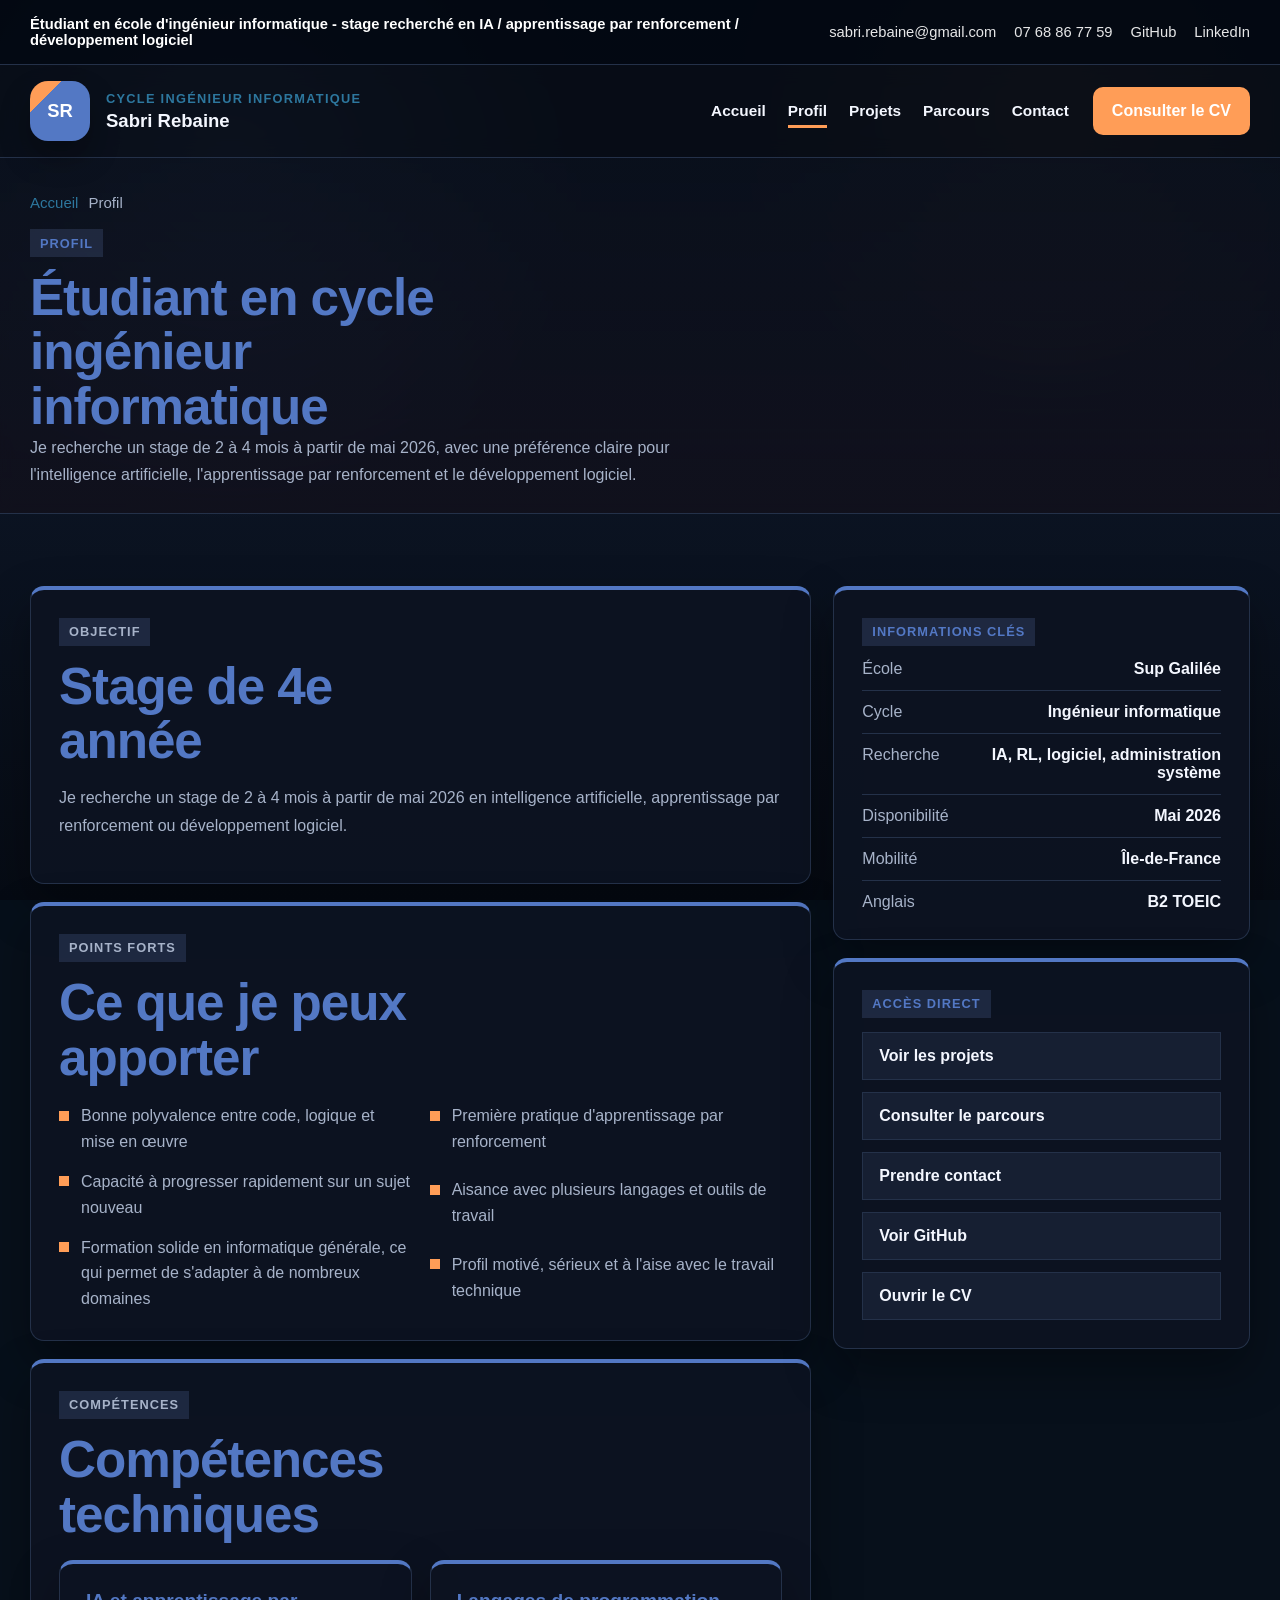
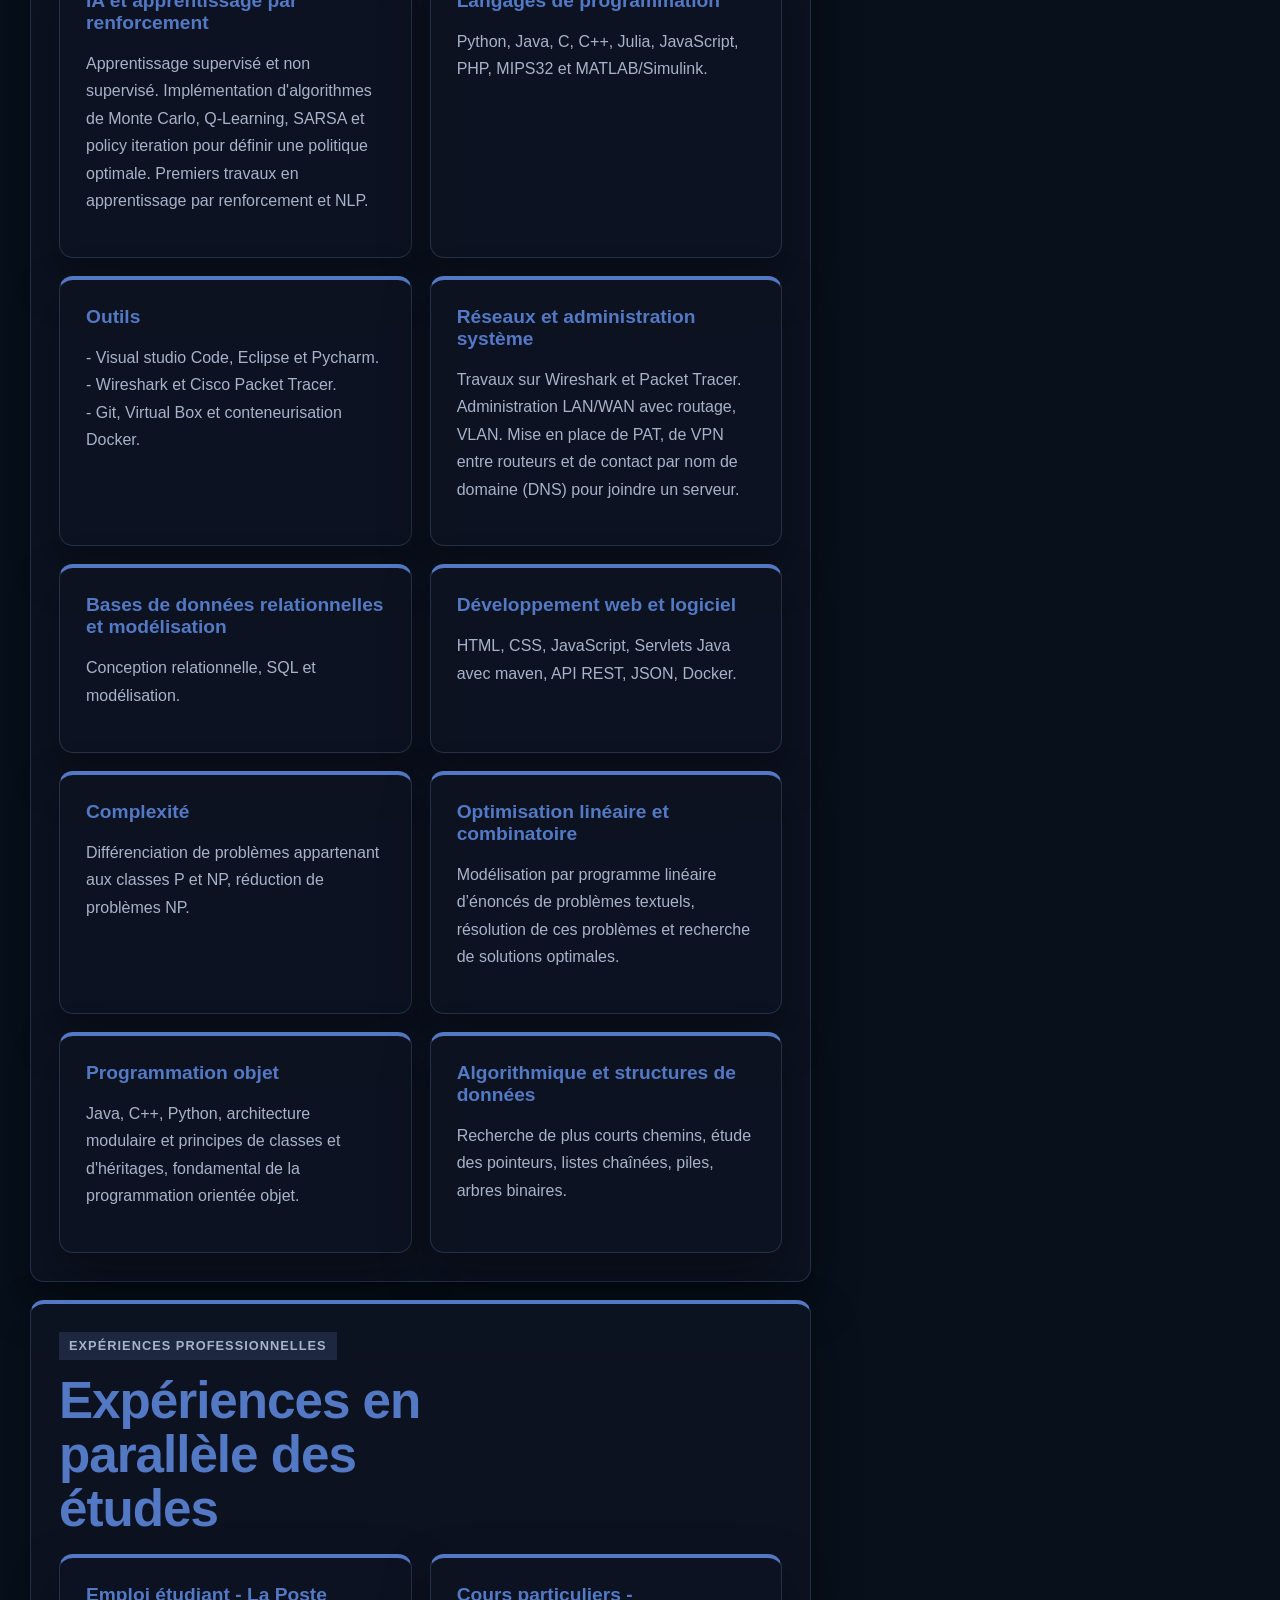
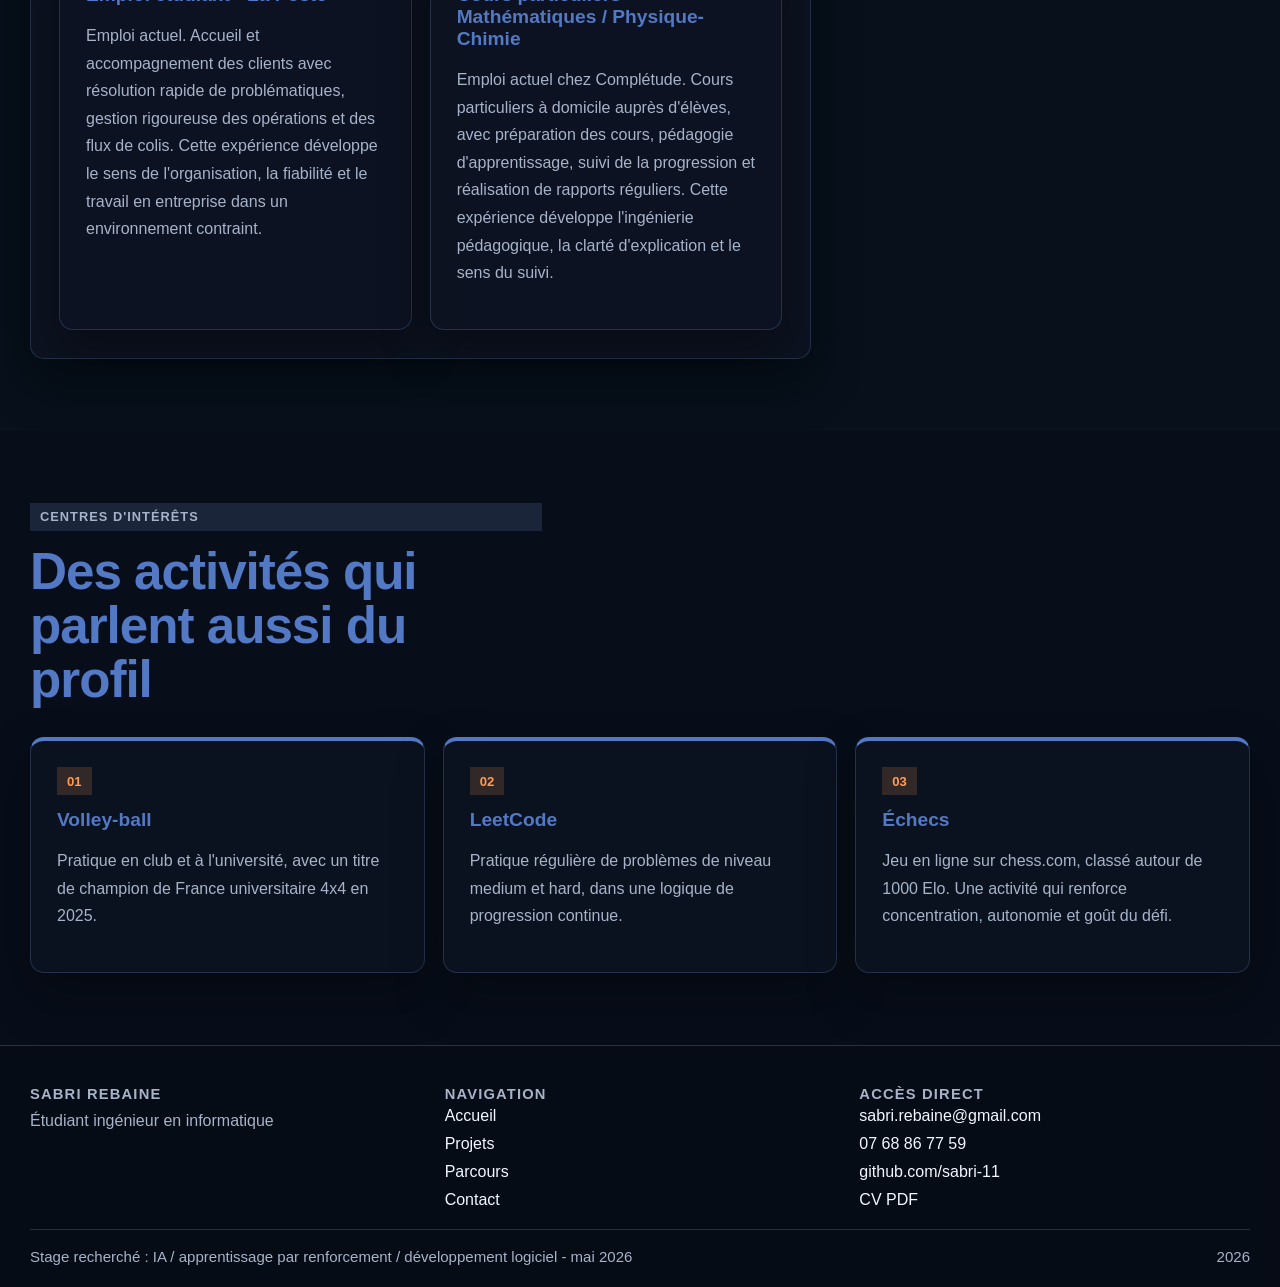
<file: profil.html>
<!DOCTYPE html>
<html lang="fr">
  <head>
    <meta charset="UTF-8" />
    <meta name="viewport" content="width=device-width, initial-scale=1.0" />
    <title>Sabri Rebaine | Profil</title>
    <meta
      name="description"
      content="Profil de Sabri Rebaine : objectif de stage en IA, apprentissage par renforcement ou développement logiciel, compétences techniques, expériences professionnelles et points forts."
    />
    <link rel="stylesheet" href="styles.css" />
  </head>
  <body>
    <div class="utility-bar">
      <div class="container utility-inner">
        <p>Étudiant en école d'ingénieur informatique - stage recherché en IA / apprentissage par renforcement / développement logiciel</p>
        <div class="utility-links">
          <a href="mailto:sabri.rebaine@gmail.com">sabri.rebaine@gmail.com</a>
          <a href="tel:+33768867759">07 68 86 77 59</a>
          <a href="https://github.com/sabri-11" target="_blank" rel="noreferrer">GitHub</a>
          <a href="https://www.linkedin.com/in/sabri-rebaine/" target="_blank" rel="noreferrer">LinkedIn</a>
        </div>
      </div>
    </div>

    <header class="site-header">
      <div class="container header-shell">
        <a class="brand" href="index.html" aria-label="Retour à l'accueil">
          <span class="brand-mark">SR</span>
          <span class="brand-copy">
            <span class="brand-kicker">Cycle ingénieur informatique</span>
            <strong>Sabri Rebaine</strong>
          </span>
        </a>

        <button class="nav-toggle" type="button" aria-expanded="false" aria-controls="site-nav">
          <span></span>
          <span></span>
          <span></span>
          <span class="sr-only">Ouvrir le menu</span>
        </button>

        <div class="nav-shell" id="site-nav">
          <nav class="site-nav" aria-label="Navigation principale">
            <a href="index.html">Accueil</a>
            <a class="is-active" href="profil.html">Profil</a>
            <a href="projets.html">Projets</a>
            <a href="parcours.html">Parcours</a>
            <a href="contact.html">Contact</a>
          </nav>
          <a class="header-cta" href="C.V. Sabri Rebaine.pdf" target="_blank" rel="noreferrer">
            Consulter le CV
          </a>
        </div>
      </div>
    </header>

    <main>
      <section class="page-hero">
        <div class="container">
          <nav class="breadcrumb" aria-label="Fil d'Ariane">
            <a href="index.html">Accueil</a>
            <span>Profil</span>
          </nav>
          <p class="eyebrow">Profil</p>
          <h1>Étudiant en cycle ingénieur informatique</h1>
          <p class="page-intro">
            Je recherche un stage de 2 à 4 mois à partir de mai 2026, avec une
            préférence claire pour l'intelligence artificielle,
            l'apprentissage par renforcement et le développement logiciel.
          </p>
        </div>
      </section>

      <section class="section">
        <div class="container page-grid">
          <div class="main-column">
            <article class="content-block reveal">
              <p class="eyebrow">Objectif</p>
              <h2>Stage de 4e année</h2>
              <p>
                Je recherche un stage de 2 à 4 mois à partir de mai 2026 en
                intelligence artificielle, apprentissage par renforcement ou
                développement logiciel.
              </p>
            </article>

            <article class="content-block reveal">
              <p class="eyebrow">Points forts</p>
              <h2>Ce que je peux apporter</h2>
              <br />
              <div class="check-columns">
                <ul class="check-list">
                  <li>Bonne polyvalence entre code, logique et mise en œuvre</li>
                  <li>Capacité à progresser rapidement sur un sujet nouveau</li>
                  <li>Formation solide en informatique générale, ce qui permet de s'adapter à de nombreux domaines</li>
                </ul>
                <ul class="check-list">
                  <li>Première pratique d'apprentissage par renforcement</li>
                  <li>Aisance avec plusieurs langages et outils de travail</li>
                  <li>Profil motivé, sérieux et à l'aise avec le travail technique</li>
                </ul>
              </div>
            </article>

            <article class="content-block reveal">
              <p class="eyebrow">Compétences</p>
              <h2>Compétences techniques</h2>
              <br />
              <div class="profile-cards">
                <div class="mini-panel">
                  <h3>IA et apprentissage par renforcement</h3>
                  <p>
                    Apprentissage supervisé et non supervisé. Implémentation d'algorithmes de Monte Carlo,
                    Q-Learning, SARSA et policy iteration pour définir une politique optimale. Premiers travaux en apprentissage par renforcement et
                    NLP.
                  </p>
                </div>
                <div class="mini-panel">
                  <h3>Langages de programmation</h3>
                  <p>
                    Python, Java, C, C++, Julia, JavaScript, PHP, MIPS32
                    et MATLAB/Simulink.
                  </p>
                </div>
                <div class="mini-panel">
                  <h3>Outils</h3>
                  <p>
                    - Visual studio Code, Eclipse et Pycharm. 
                    <br>
                    - Wireshark et Cisco Packet Tracer.
                    <br>
                    - Git, Virtual Box et conteneurisation Docker.
                  </p>
                </div>
                <div class="mini-panel">
                  <h3>Réseaux et administration système</h3>
                  <p>
                    Travaux sur Wireshark et Packet Tracer. Administration LAN/WAN avec routage,
                    VLAN. Mise en place de PAT, de VPN entre routeurs et de contact par nom de domaine (DNS) pour joindre un serveur.
                  </p>
                </div>
                <div class="mini-panel">
                  <h3>Bases de données relationnelles et modélisation</h3>
                  <p>
                    Conception relationnelle, SQL et modélisation.
                  </p>
                </div>
                <div class="mini-panel">
                  <h3>Développement web et logiciel</h3>
                  <p>
                    HTML, CSS, JavaScript, Servlets Java avec maven, API
                    REST, JSON, Docker.
                  </p>
                </div>
                <div class="mini-panel">
                  <h3>Complexité</h3>
                  <p>
                    Différenciation de problèmes appartenant aux classes P et NP, réduction de problèmes NP.
                  </p>
                </div>
                <div class="mini-panel">
                  <h3>Optimisation linéaire et combinatoire</h3>
                  <p>
                    Modélisation par programme linéaire d’énoncés de problèmes textuels,
                    résolution de ces problèmes et recherche de solutions optimales.
                  </p>
                </div>
                <div class="mini-panel">
                  <h3>Programmation objet</h3>
                  <p>
                    Java, C++, Python, architecture modulaire et principes de classes et d'héritages,
                    fondamental de la programmation orientée objet.
                  </p>
                </div>
                <div class="mini-panel">
                  <h3>Algorithmique et structures de données</h3>
                  <p>
                    Recherche de plus courts chemins, étude des pointeurs, listes chaînées, piles,
                    arbres binaires.
                  </p>
                </div>
              </div>
            </article>

            <article class="content-block reveal">
              <p class="eyebrow">Expériences professionnelles</p>
              <h2>Expériences en parallèle des études</h2>
              <br />
              <div class="profile-cards">
                <div class="mini-panel">
                  <h3>Emploi étudiant - La Poste</h3>
                  <p>
                    Emploi actuel. Accueil et accompagnement des clients avec
                    résolution rapide de problématiques, gestion rigoureuse des
                    opérations et des flux de colis. Cette expérience développe
                    le sens de l'organisation, la fiabilité et le travail en
                    entreprise dans un environnement contraint.
                  </p>
                </div>
                <div class="mini-panel">
                  <h3>
                    Cours particuliers - Mathématiques / Physique-Chimie
                  </h3>
                  <p>
                    Emploi actuel chez Complétude. Cours particuliers à
                    domicile auprès d'élèves, avec préparation des cours,
                    pédagogie d'apprentissage, suivi de la progression et
                    réalisation de rapports réguliers. Cette expérience
                    développe l'ingénierie pédagogique, la clarté
                    d'explication et le sens du suivi.
                  </p>
                </div>
              </div>
            </article>
          </div>

          <aside class="side-column">
            <article class="side-panel reveal">
              <p class="eyebrow">Informations clés</p>
              <ul class="info-list">
                <li><span>École</span><strong>Sup Galilée</strong></li>
                <li><span>Cycle</span><strong>Ingénieur informatique</strong></li>
                <li><span>Recherche</span><strong>IA, RL, logiciel, administration système</strong></li>
                <li><span>Disponibilité</span><strong>Mai 2026</strong></li>
                <li><span>Mobilité</span><strong>Île-de-France</strong></li>
                <li><span>Anglais</span><strong>B2 TOEIC</strong></li>
              </ul>
            </article>

            <article class="side-panel reveal">
              <p class="eyebrow">Accès direct</p>
              <div class="side-links">
                <a href="projets.html">Voir les projets</a>
                <a href="parcours.html">Consulter le parcours</a>
                <a href="contact.html">Prendre contact</a>
                <a href="https://github.com/sabri-11" target="_blank" rel="noreferrer">Voir GitHub</a>
                <a href="C.V. Sabri Rebaine.pdf" target="_blank" rel="noreferrer">Ouvrir le CV</a>
              </div>
            </article>
          </aside>
        </div>
      </section>

      <section class="section section-alt">
        <div class="container">
          <div class="section-heading">
            <p class="eyebrow">Centres d'intérêts</p>
            <h2>Des activités qui parlent aussi du profil</h2>
          </div>

          <div class="feature-grid three">
            <article class="feature-card reveal">
              <span class="card-index">01</span>
              <h3>Volley-ball</h3>
              <p>
                Pratique en club et à l'université, avec un titre de champion
                de France universitaire 4x4 en 2025.
              </p>
            </article>
            <article class="feature-card reveal">
              <span class="card-index">02</span>
              <h3>LeetCode</h3>
              <p>
                Pratique régulière de problèmes de niveau medium et hard, dans
                une logique de progression continue.
              </p>
            </article>
            <article class="feature-card reveal">
              <span class="card-index">03</span>
              <h3>Échecs</h3>
              <p>
                Jeu en ligne sur chess.com, classé autour de 1000 Elo. Une
                activité qui renforce concentration, autonomie et goût du défi.
              </p>
            </article>
          </div>
        </div>
      </section>
    </main>

    <footer class="site-footer">
      <div class="container footer-grid">
        <div>
          <p class="footer-title">Sabri Rebaine</p>
          <p>Étudiant ingénieur en informatique</p>
        </div>
        <div>
          <p class="footer-title">Navigation</p>
          <ul class="footer-links">
            <li><a href="index.html">Accueil</a></li>
            <li><a href="projets.html">Projets</a></li>
            <li><a href="parcours.html">Parcours</a></li>
            <li><a href="contact.html">Contact</a></li>
          </ul>
        </div>
        <div>
          <p class="footer-title">Accès direct</p>
          <ul class="footer-links">
            <li><a href="mailto:sabri.rebaine@gmail.com">sabri.rebaine@gmail.com</a></li>
            <li><a href="tel:+33768867759">07 68 86 77 59</a></li>
            <li><a href="https://github.com/sabri-11" target="_blank" rel="noreferrer">github.com/sabri-11</a></li>
            <li><a href="C.V. Sabri Rebaine.pdf" target="_blank" rel="noreferrer">CV PDF</a></li>
          </ul>
        </div>
      </div>
      <div class="container footer-bottom">
        <p>Stage recherché : IA / apprentissage par renforcement / développement logiciel - mai 2026</p>
        <p id="footer-year"></p>
      </div>
    </footer>

    <script src="script.js"></script>
  </body>
</html>
</file>
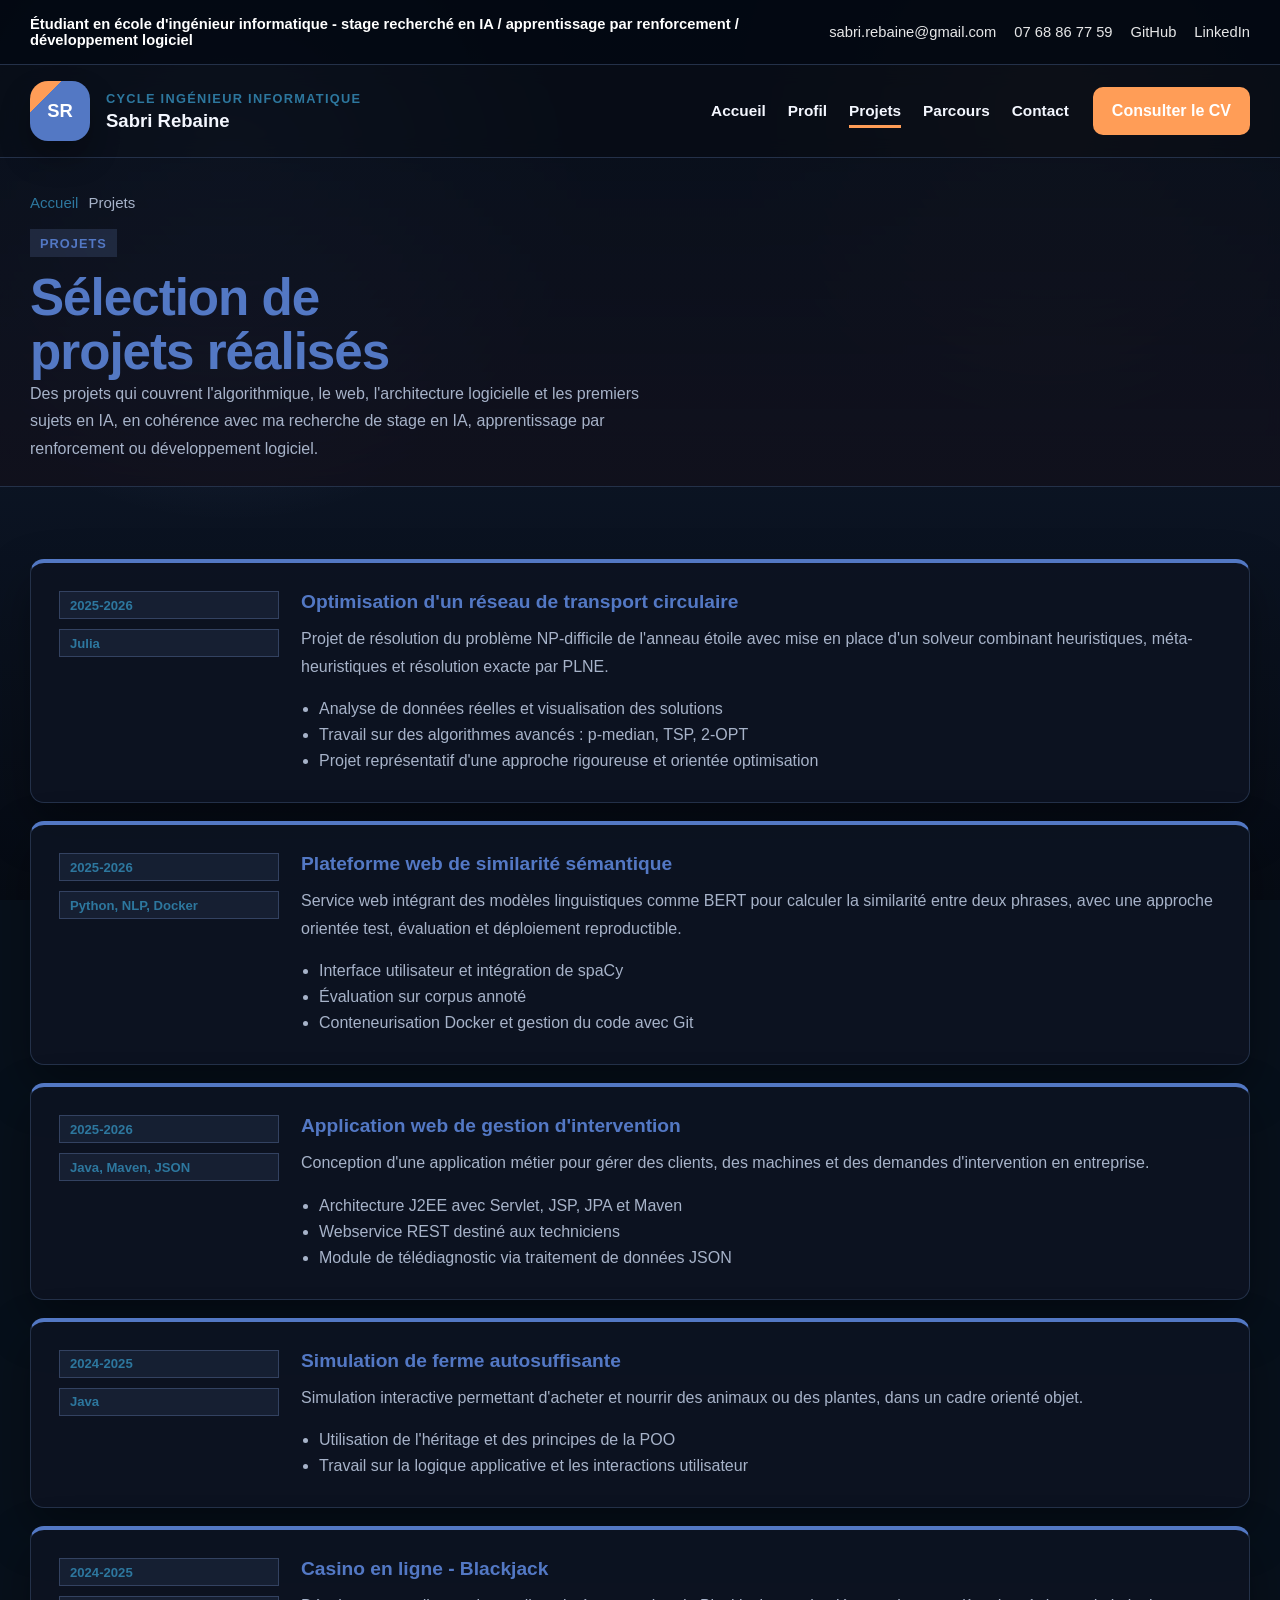
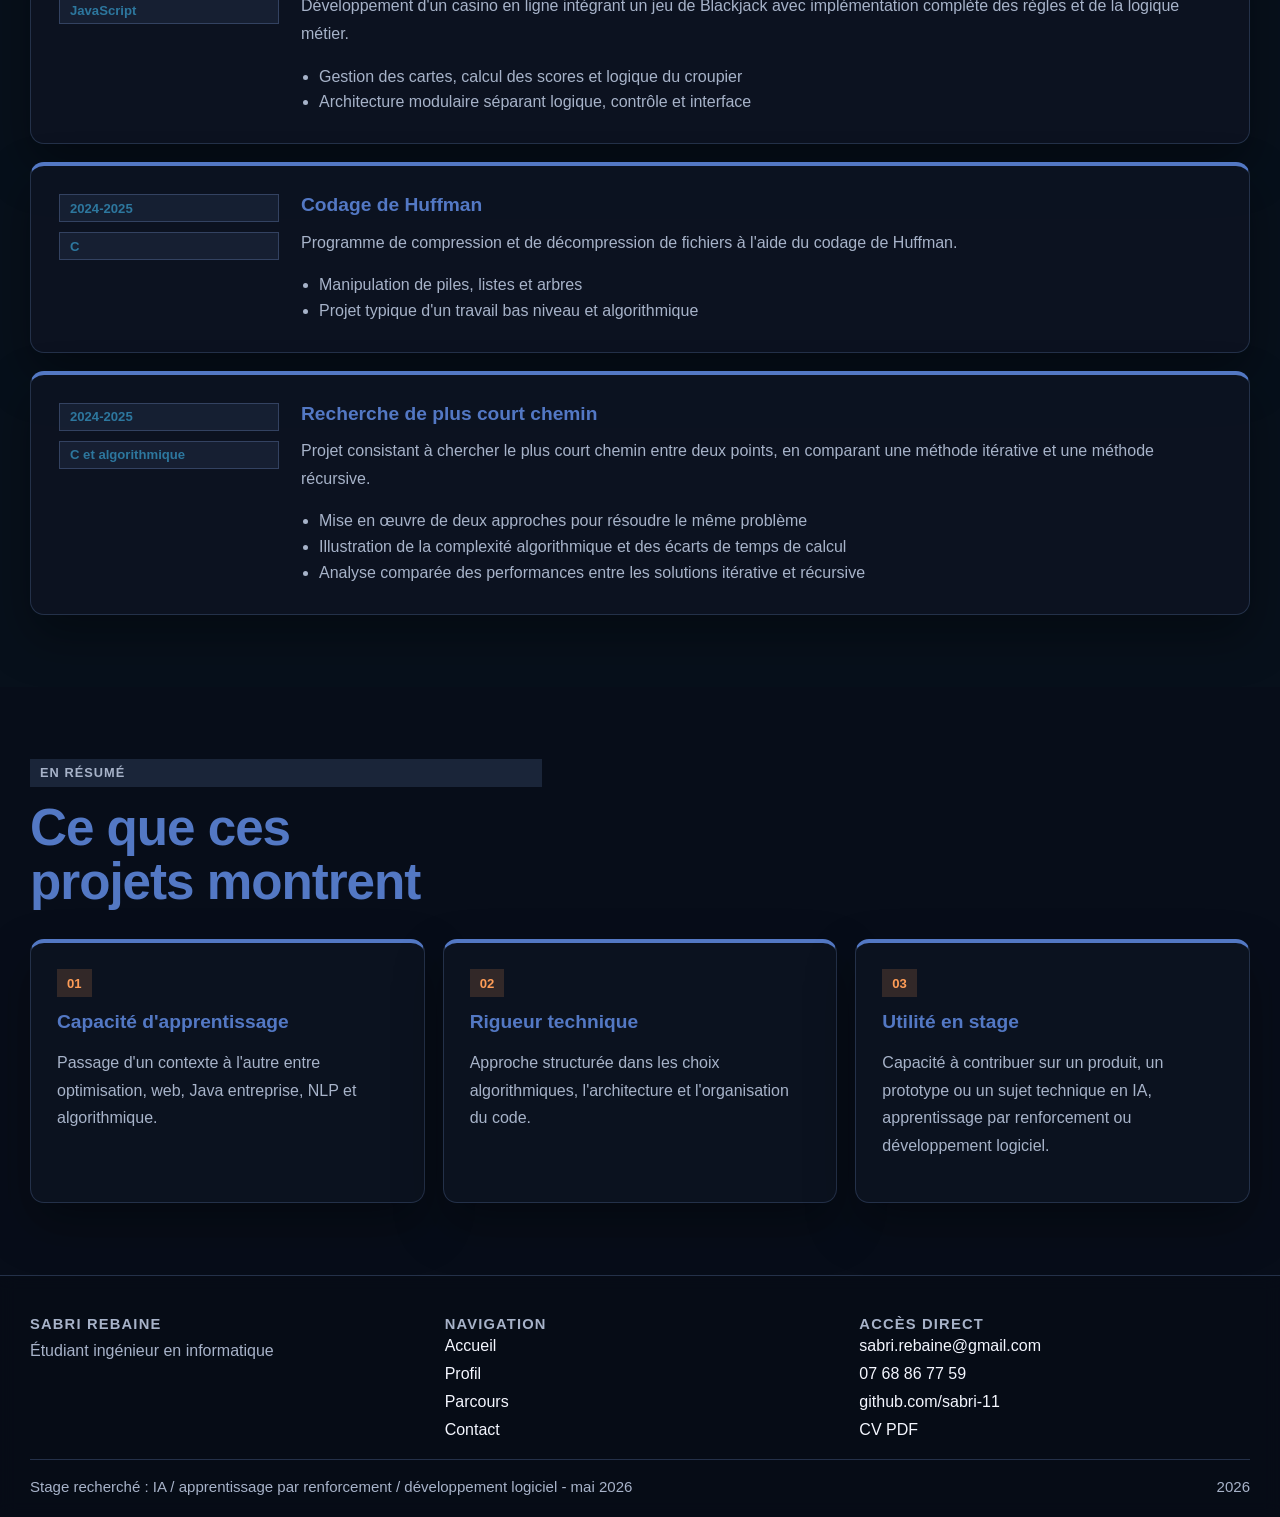
<file: projets.html>
<!DOCTYPE html>
<html lang="fr">
  <head>
    <meta charset="UTF-8" />
    <meta name="viewport" content="width=device-width, initial-scale=1.0" />
    <title>Sabri Rebaine | Projets</title>
    <meta
      name="description"
      content="Présentation détaillée des projets de Sabri Rebaine, en cohérence avec une recherche de stage en IA, apprentissage par renforcement ou développement logiciel."
    />
    <link rel="stylesheet" href="styles.css" />
  </head>
  <body>
    <div class="utility-bar">
      <div class="container utility-inner">
        <p>Étudiant en école d'ingénieur informatique - stage recherché en IA / apprentissage par renforcement / développement logiciel</p>
        <div class="utility-links">
          <a href="mailto:sabri.rebaine@gmail.com">sabri.rebaine@gmail.com</a>
          <a href="tel:+33768867759">07 68 86 77 59</a>
          <a href="https://github.com/sabri-11" target="_blank" rel="noreferrer">GitHub</a>
          <a href="https://www.linkedin.com/in/sabri-rebaine/" target="_blank" rel="noreferrer">LinkedIn</a>
        </div>
      </div>
    </div>

    <header class="site-header">
      <div class="container header-shell">
        <a class="brand" href="index.html" aria-label="Retour à l'accueil">
          <span class="brand-mark">SR</span>
          <span class="brand-copy">
            <span class="brand-kicker">Cycle ingénieur informatique</span>
            <strong>Sabri Rebaine</strong>
          </span>
        </a>

        <button class="nav-toggle" type="button" aria-expanded="false" aria-controls="site-nav">
          <span></span>
          <span></span>
          <span></span>
          <span class="sr-only">Ouvrir le menu</span>
        </button>

        <div class="nav-shell" id="site-nav">
          <nav class="site-nav" aria-label="Navigation principale">
            <a href="index.html">Accueil</a>
            <a href="profil.html">Profil</a>
            <a class="is-active" href="projets.html">Projets</a>
            <a href="parcours.html">Parcours</a>
            <a href="contact.html">Contact</a>
          </nav>
          <a class="header-cta" href="C.V. Sabri Rebaine.pdf" target="_blank" rel="noreferrer">
            Consulter le CV
          </a>
        </div>
      </div>
    </header>

    <main>
      <section class="page-hero">
        <div class="container">
          <nav class="breadcrumb" aria-label="Fil d'Ariane">
            <a href="index.html">Accueil</a>
            <span>Projets</span>
          </nav>
          <p class="eyebrow">Projets</p>
          <h1>Sélection de projets réalisés</h1>
          <p class="page-intro">
            Des projets qui couvrent l'algorithmique, le web, l'architecture
            logicielle et les premiers sujets en IA, en cohérence avec ma
            recherche de stage en IA, apprentissage par renforcement ou
            développement logiciel.
          </p>
        </div>
      </section>

      <section class="section">
        <div class="container project-stack">
          <article class="project-entry reveal">
            <div class="project-aside">
              <span class="entry-date">2025-2026</span>
              <span class="entry-tech">Julia</span>
            </div>
            <div class="project-body">
              <h2>Optimisation d'un réseau de transport circulaire</h2>
              <p>
                Projet de résolution du problème NP-difficile de l'anneau étoile
                avec mise en place d'un solveur combinant heuristiques,
                méta-heuristiques et résolution exacte par PLNE.
              </p>
              <ul class="project-points">
                <li>Analyse de données réelles et visualisation des solutions</li>
                <li>Travail sur des algorithmes avancés : p-median, TSP, 2-OPT</li>
                <li>Projet représentatif d'une approche rigoureuse et orientée optimisation</li>
              </ul>
            </div>
          </article>

          <article class="project-entry reveal">
            <div class="project-aside">
              <span class="entry-date">2025-2026</span>
              <span class="entry-tech">Python, NLP, Docker</span>
            </div>
            <div class="project-body">
              <h2>Plateforme web de similarité sémantique</h2>
              <p>
                Service web intégrant des modèles linguistiques comme BERT pour
                calculer la similarité entre deux phrases, avec une approche
                orientée test, évaluation et déploiement reproductible.
              </p>
              <ul class="project-points">
                <li>Interface utilisateur et intégration de spaCy</li>
                <li>Évaluation sur corpus annoté</li>
                <li>Conteneurisation Docker et gestion du code avec Git</li>
              </ul>
            </div>
          </article>

          <article class="project-entry reveal">
            <div class="project-aside">
              <span class="entry-date">2025-2026</span>
              <span class="entry-tech">Java, Maven, JSON</span>
            </div>
            <div class="project-body">
              <h2>Application web de gestion d'intervention</h2>
              <p>
                Conception d'une application métier pour gérer des clients, des
                machines et des demandes d'intervention en entreprise.
              </p>
              <ul class="project-points">
                <li>Architecture J2EE avec Servlet, JSP, JPA et Maven</li>
                <li>Webservice REST destiné aux techniciens</li>
                <li>Module de télédiagnostic via traitement de données JSON</li>
              </ul>
            </div>
          </article>

          <article class="project-entry reveal">
            <div class="project-aside">
              <span class="entry-date">2024-2025</span>
              <span class="entry-tech">Java</span>
            </div>
            <div class="project-body">
              <h2>Simulation de ferme autosuffisante</h2>
              <p>
                Simulation interactive permettant d'acheter et nourrir des
                animaux ou des plantes, dans un cadre orienté objet.
              </p>
              <ul class="project-points">
                <li>Utilisation de l'héritage et des principes de la POO</li>
                <li>Travail sur la logique applicative et les interactions utilisateur</li>
              </ul>
            </div>
          </article>

          <article class="project-entry reveal">
            <div class="project-aside">
              <span class="entry-date">2024-2025</span>
              <span class="entry-tech">JavaScript</span>
            </div>
            <div class="project-body">
              <h2>Casino en ligne - Blackjack</h2>
              <p>
                Développement d'un casino en ligne intégrant un jeu de
                Blackjack avec implémentation complète des règles et de la
                logique métier.
              </p>
              <ul class="project-points">
                <li>Gestion des cartes, calcul des scores et logique du croupier</li>
                <li>Architecture modulaire séparant logique, contrôle et interface</li>
              </ul>
            </div>
          </article>

          <article class="project-entry reveal">
            <div class="project-aside">
              <span class="entry-date">2024-2025</span>
              <span class="entry-tech">C</span>
            </div>
            <div class="project-body">
              <h2>Codage de Huffman</h2>
              <p>
                Programme de compression et de décompression de fichiers à
                l'aide du codage de Huffman.
              </p>
              <ul class="project-points">
                <li>Manipulation de piles, listes et arbres</li>
                <li>Projet typique d'un travail bas niveau et algorithmique</li>
              </ul>
            </div>
          </article>

          <article class="project-entry reveal">
            <div class="project-aside">
              <span class="entry-date">2024-2025</span>
              <span class="entry-tech">C et algorithmique</span>
            </div>
            <div class="project-body">
              <h2>Recherche de plus court chemin</h2>
              <p>
                Projet consistant à chercher le plus court chemin entre deux
                points, en comparant une méthode itérative et une méthode
                récursive.
              </p>
              <ul class="project-points">
                <li>Mise en œuvre de deux approches pour résoudre le même problème</li>
                <li>Illustration de la complexité algorithmique et des écarts de temps de calcul</li>
                <li>Analyse comparée des performances entre les solutions itérative et récursive</li>
              </ul>
            </div>
          </article>
        </div>
      </section>

      <section class="section section-alt">
        <div class="container">
          <div class="section-heading">
            <p class="eyebrow">En résumé</p>
            <h2>Ce que ces projets montrent</h2>
          </div>

          <div class="feature-grid three">
            <article class="feature-card reveal">
              <span class="card-index">01</span>
              <h3>Capacité d'apprentissage</h3>
              <p>Passage d'un contexte à l'autre entre optimisation, web, Java entreprise, NLP et algorithmique.</p>
            </article>
            <article class="feature-card reveal">
              <span class="card-index">02</span>
              <h3>Rigueur technique</h3>
              <p>Approche structurée dans les choix algorithmiques, l'architecture et l'organisation du code.</p>
            </article>
            <article class="feature-card reveal">
              <span class="card-index">03</span>
              <h3>Utilité en stage</h3>
              <p>Capacité à contribuer sur un produit, un prototype ou un sujet technique en IA, apprentissage par renforcement ou développement logiciel.</p>
            </article>
          </div>
        </div>
      </section>
    </main>

    <footer class="site-footer">
      <div class="container footer-grid">
        <div>
          <p class="footer-title">Sabri Rebaine</p>
          <p>Étudiant ingénieur en informatique</p>
        </div>
        <div>
          <p class="footer-title">Navigation</p>
          <ul class="footer-links">
            <li><a href="index.html">Accueil</a></li>
            <li><a href="profil.html">Profil</a></li>
            <li><a href="parcours.html">Parcours</a></li>
            <li><a href="contact.html">Contact</a></li>
          </ul>
        </div>
        <div>
          <p class="footer-title">Accès direct</p>
          <ul class="footer-links">
            <li><a href="mailto:sabri.rebaine@gmail.com">sabri.rebaine@gmail.com</a></li>
            <li><a href="tel:+33768867759">07 68 86 77 59</a></li>
            <li><a href="https://github.com/sabri-11" target="_blank" rel="noreferrer">github.com/sabri-11</a></li>
            <li><a href="C.V. Sabri Rebaine.pdf" target="_blank" rel="noreferrer">CV PDF</a></li>
          </ul>
        </div>
      </div>
      <div class="container footer-bottom">
        <p>Stage recherché : IA / apprentissage par renforcement / développement logiciel - mai 2026</p>
        <p id="footer-year"></p>
      </div>
    </footer>

    <script src="script.js"></script>
  </body>
</html>
</file>
<file: styles.css>
:root {
  --purple: #5378c4;
  --purple-dark: #3e6dc4;
  --purple-soft: rgba(142, 179, 255, 0.14);
  --blue: #2d779e;
  --orange: #ff9d57;
  --orange-dark: #e48542;
  --salmon: rgba(255, 157, 87, 0.16);
  --salmon-soft: rgba(255, 157, 87, 0.1);
  --ink: #f4f7ff;
  --muted: #a7b3c9;
  --line: #243149;
  --line-strong: #334261;
  --surface: rgba(13, 19, 33, 0.92);
  --surface-soft: #0a1220;
  --surface-alt: rgba(9, 14, 26, 0.76);
  --shadow: 0 22px 48px rgba(0, 0, 0, 0.34);
  --radius-lg: 22px;
  --radius-md: 14px;
  --radius-sm: 10px;
  --max-width: 1220px;
  --font-main: "IBM Plex Sans", "Trebuchet MS", "Segoe UI", sans-serif;
}

* {
  box-sizing: border-box;
}

html {
  scroll-behavior: smooth;
  color-scheme: dark;
}

body {
  margin: 0;
  min-width: 320px;
  min-height: 100vh;
  color: var(--ink);
  font-family: var(--font-main);
  background-color: #07101b;
  background-image:
    radial-gradient(circle at 18% 18%, rgba(142, 179, 255, 0.22) 0%, transparent 28%),
    radial-gradient(circle at 82% 12%, rgba(255, 157, 87, 0.16) 0%, transparent 24%),
    linear-gradient(180deg, #08101c 0%, #0c1525 46%, #060b14 100%);
  background-repeat: no-repeat;
  background-size: cover;
  background-attachment: fixed;
}

a {
  color: inherit;
  text-decoration: none;
}

button,
input,
textarea,
select {
  font: inherit;
}

.sr-only {
  position: absolute;
  width: 1px;
  height: 1px;
  padding: 0;
  margin: -1px;
  overflow: hidden;
  clip: rect(0, 0, 0, 0);
  white-space: nowrap;
  border: 0;
}

.container {
  width: min(calc(100% - 32px), var(--max-width));
  margin: 0 auto;
}

.utility-bar {
  background: rgba(3, 8, 18, 0.94);
  color: #ffffff;
  padding: 6px 0;
  border-bottom: 1px solid var(--line);
}

.utility-inner {
  display: flex;
  align-items: center;
  justify-content: space-between;
  gap: 16px;
  min-height: 52px;
  font-size: 0.92rem;
}

.utility-inner p {
  margin: 0;
  font-weight: 700;
  flex: 1 1 0;
  min-width: 0;
}

.utility-links {
  display: flex;
  flex: 0 0 auto;
  flex-wrap: nowrap;
  align-items: center;
  justify-content: flex-end;
  gap: 14px 18px;
}

.utility-links a {
  color: rgba(255, 255, 255, 0.9);
}

.site-header {
  position: sticky;
  top: 0;
  z-index: 30;
  background: rgba(7, 12, 22, 0.86);
  border-bottom: 1px solid var(--line);
  backdrop-filter: blur(10px);
}

.header-shell {
  display: flex;
  align-items: center;
  justify-content: space-between;
  gap: 28px;
  min-height: 92px;
}

.brand {
  display: inline-flex;
  align-items: center;
  gap: 16px;
}

.brand-mark {
  display: grid;
  place-items: center;
  width: 60px;
  height: 60px;
  border-radius: 18px;
  color: #ffffff;
  font-size: 1.15rem;
  font-weight: 800;
  background:
    linear-gradient(135deg, var(--orange) 0 26%, transparent 26%),
    linear-gradient(135deg, var(--purple) 26% 100%);
  box-shadow: 0 16px 30px rgba(0, 0, 0, 0.28);
}

.brand-copy {
  display: flex;
  flex-direction: column;
  gap: 4px;
}

.brand-copy strong {
  font-size: 1.16rem;
}

.brand-kicker {
  color: var(--blue);
  font-size: 0.8rem;
  font-weight: 700;
  letter-spacing: 0.1em;
  text-transform: uppercase;
}

.nav-toggle {
  display: none;
  align-items: center;
  justify-content: center;
  width: 46px;
  height: 46px;
  padding: 0;
  border: 1px solid var(--line);
  background: var(--surface);
  border-radius: var(--radius-sm);
  cursor: pointer;
}

.nav-toggle span {
  display: block;
  width: 18px;
  height: 2px;
  margin: 2px auto;
  background: var(--ink);
}

.nav-shell {
  display: flex;
  align-items: center;
  gap: 24px;
}

.site-nav {
  display: flex;
  flex-wrap: wrap;
  gap: 22px;
}

.site-nav a {
  position: relative;
  padding: 8px 0;
  font-size: 0.96rem;
  font-weight: 700;
  color: var(--ink);
}

.site-nav a::after {
  content: "";
  position: absolute;
  left: 0;
  right: 0;
  bottom: 0;
  height: 3px;
  background: var(--orange);
  transform: scaleX(0);
  transform-origin: left;
  transition: transform 180ms ease;
}

.site-nav a:hover::after,
.site-nav a:focus-visible::after,
.site-nav a.is-active::after {
  transform: scaleX(1);
}

.header-cta,
.button {
  display: inline-flex;
  align-items: center;
  justify-content: center;
  min-height: 48px;
  padding: 0 18px;
  border: 1px solid transparent;
  border-radius: var(--radius-sm);
  font-weight: 800;
  transition:
    transform 180ms ease,
    background-color 180ms ease,
    border-color 180ms ease,
    color 180ms ease,
    box-shadow 180ms ease;
}

.header-cta {
  color: #ffffff;
  background: var(--orange);
}

.header-cta:hover,
.header-cta:focus-visible,
.button:hover,
.button:focus-visible {
  transform: translateY(-2px);
}

.button-primary {
  color: #ffffff;
  background: var(--orange);
  box-shadow: 0 14px 22px rgba(239, 143, 29, 0.22);
}

.button-primary:hover,
.button-primary:focus-visible {
  background: var(--orange-dark);
}

.button-secondary {
  color: var(--ink);
  background: rgba(142, 179, 255, 0.12);
  border-color: rgba(142, 179, 255, 0.24);
}

.button-light {
  color: var(--ink);
  background: rgba(255, 255, 255, 0.08);
  border-color: var(--line);
}

.home-hero {
  position: relative;
  overflow: hidden;
  padding: 30px 0 0;
  background-image:
    radial-gradient(circle at top left, rgba(142, 179, 255, 0.2), transparent 32%),
    radial-gradient(circle at top right, rgba(255, 157, 87, 0.14), transparent 26%),
    linear-gradient(180deg, rgba(9, 15, 27, 0.94) 0%, rgba(13, 19, 33, 0.72) 100%);
  background-repeat: no-repeat;
  background-size: cover;
  background-attachment: fixed;
}

.home-hero::before {
  content: "";
  position: absolute;
  inset: 0;
  background:
    radial-gradient(circle at top left, rgba(142, 179, 255, 0.16), transparent 34%),
    radial-gradient(circle at top right, rgba(255, 157, 87, 0.16), transparent 30%),
    linear-gradient(180deg, rgba(255, 255, 255, 0.02) 0%, rgba(4, 8, 16, 0.1) 100%);
  pointer-events: none;
}

.home-hero .container {
  position: relative;
  z-index: 1;
}

.hero-grid {
  display: grid;
  grid-template-columns: minmax(0, 1.6fr) minmax(320px, 0.8fr);
  gap: 22px;
}

.hero-stage {
  position: relative;
  overflow: hidden;
  min-height: 520px;
  padding: 44px;
  border-radius: var(--radius-lg);
  background:
    linear-gradient(180deg, rgba(15, 22, 37, 0.97) 0%, rgba(18, 24, 40, 0.97) 100%);
  color: var(--ink);
  box-shadow: var(--shadow);
  border: 1px solid var(--line-strong);
}

.hero-stage::before {
  content: "";
  position: absolute;
  inset: auto -80px -80px auto;
  width: 240px;
  height: 240px;
  border-radius: 50%;
  background: radial-gradient(circle, rgba(240, 140, 79, 0.22), rgba(240, 140, 79, 0));
  pointer-events: none;
}

.hero-stage > * {
  position: relative;
}

.eyebrow {
  display: inline-flex;
  align-items: center;
  min-height: 28px;
  padding: 0 10px;
  margin: 0 0 14px;
  background: var(--purple-soft);
  color: var(--purple);
  font-size: 0.8rem;
  font-weight: 800;
  letter-spacing: 0.08em;
  text-transform: uppercase;
}

.eyebrow.light {
  background: var(--purple);
  color: #ffffff;
}

.hero-stage h1,
.page-hero h1,
.section-heading h2,
.band-copy h2,
.cta-panel h2,
.content-block h2,
.contact-primary h2 {
  margin: 0;
  line-height: 1.06;
  letter-spacing: -0.02em;
}

.page-hero h1,
.section-heading h2,
.band-copy h2,
.content-block h2,
.hero-side-card h2,
.project-body h2,
.timeline-main h2,
.contact-primary h2,
.feature-card h3,
.news-card h3,
.spotlight-card h3,
.mini-panel h3,
.matrix-card h3 {
  color: var(--purple);
}

.cta-panel h2 {
  color: #ffffff;
}

.hero-stage h1 {
  max-width: 12ch;
  font-size: clamp(3rem, 6vw, 5.1rem);
  color: var(--purple);
}

.hero-text,
.section-heading p,
.page-intro,
.content-block p,
.hero-side-card p,
.feature-card p,
.news-card p,
.metric-card span,
.spotlight-card p,
.mini-panel p,
.project-body p,
.project-points,
.timeline-main p,
.matrix-card p,
.contact-secondary,
.contact-primary p {
  line-height: 1.72;
  color: var(--muted);
}

.hero-text {
  max-width: 56ch;
  margin: 22px 0 0;
  color: var(--muted);
}

.hero-actions,
.cta-panel-actions {
  display: flex;
  flex-wrap: wrap;
  gap: 14px;
  margin-top: 28px;
}

.hero-strip {
  display: grid;
  grid-template-columns: repeat(3, minmax(0, 1fr));
  gap: 16px;
  margin-top: 34px;
  padding-top: 22px;
  border-top: 1px solid rgba(142, 179, 255, 0.18);
}

.hero-strip div {
  display: grid;
  gap: 4px;
  padding: 16px;
  background: rgba(8, 14, 26, 0.78);
  border: 1px solid var(--line);
  border-left: 4px solid var(--purple);
}

.strip-label {
  font-size: 0.82rem;
  letter-spacing: 0.08em;
  text-transform: uppercase;
  color: var(--muted);
}

.hero-strip strong {
  font-size: 1.02rem;
}

.hero-side {
  display: grid;
  gap: 18px;
}

.hero-side-card,
.feature-card,
.news-card,
.metric-card,
.spotlight-card,
.content-block,
.side-panel,
.mini-panel,
.project-entry,
.timeline-block,
.matrix-card,
.contact-primary,
.contact-secondary {
  border: 1px solid var(--line);
  background: var(--surface);
  box-shadow: var(--shadow);
  border-top: 4px solid var(--purple);
}

.hero-side-card {
  padding: 28px;
  border-radius: var(--radius-lg);
}

.hero-side-card.compact {
  background: linear-gradient(180deg, rgba(255, 157, 87, 0.12) 0%, rgba(13, 19, 33, 0.96) 100%);
}

.hero-side-card h2 {
  margin: 0;
  font-size: 2rem;
  line-height: 1.1;
}

.hero-side-card.compact {
  padding-bottom: 20px;
}

.text-link,
.section-link {
  display: inline-flex;
  align-items: center;
  gap: 8px;
  margin-top: 18px;
  color: var(--purple);
  font-weight: 800;
}

.text-link::after,
.section-link::after {
  content: ">";
  font-size: 0.9rem;
}

.fact-list,
.footer-links,
.info-list,
.project-points {
  margin: 0;
}

.fact-list {
  display: grid;
  gap: 12px;
  padding: 0;
  list-style: none;
}

.fact-list li {
  line-height: 1.55;
  color: var(--muted);
}

.fact-list strong {
  color: var(--purple);
}

.section {
  padding: 72px 0;
}

.section-alt {
  background: var(--surface-alt);
  backdrop-filter: blur(6px);
}

.section-heading {
  display: grid;
  gap: 14px;
  margin-bottom: 30px;
}

.section-heading.dual {
  display: flex;
  align-items: end;
  justify-content: space-between;
  gap: 24px;
}

.section-heading h2,
.band-copy h2,
.page-hero h1,
.cta-panel h2,
.content-block h2,
.contact-primary h2 {
  max-width: 15ch;
  font-size: clamp(2rem, 4vw, 3.4rem);
}

.section-heading p,
.page-intro {
  max-width: 72ch;
  margin: 0;
}

.feature-grid,
.news-grid,
.metric-grid,
.spotlight-grid,
.profile-cards,
.skill-matrix {
  display: grid;
  gap: 18px;
}

.feature-grid {
  grid-template-columns: repeat(4, minmax(0, 1fr));
}

.feature-grid.three,
.spotlight-grid {
  grid-template-columns: repeat(3, minmax(0, 1fr));
}

.news-grid,
.metric-grid {
  grid-template-columns: repeat(3, minmax(0, 1fr));
}

.feature-card,
.news-card,
.spotlight-card,
.mini-panel,
.matrix-card {
  padding: 26px;
  border-radius: var(--radius-md);
}

.card-index {
  display: inline-flex;
  min-height: 28px;
  align-items: center;
  padding: 0 10px;
  margin-bottom: 14px;
  background: var(--salmon);
  color: var(--orange);
  font-size: 0.82rem;
  font-weight: 800;
}

.feature-card h3,
.news-card h3,
.spotlight-card h3,
.mini-panel h3,
.project-body h2,
.matrix-card h3 {
  margin: 0 0 14px;
  font-size: 1.2rem;
}

.news-meta {
  display: flex;
  flex-wrap: wrap;
  gap: 10px;
  margin-bottom: 14px;
}

.news-meta span,
.entry-date,
.entry-tech {
  display: inline-flex;
  align-items: center;
  min-height: 28px;
  padding: 0 10px;
  border: 1px solid var(--line-strong);
  background: rgba(142, 179, 255, 0.08);
  color: var(--blue);
  font-size: 0.82rem;
  font-weight: 800;
}

.band-layout {
  display: grid;
  grid-template-columns: minmax(0, 0.9fr) minmax(0, 1.1fr);
  gap: 24px;
  align-items: start;
}

.metric-grid {
  grid-template-columns: repeat(2, minmax(0, 1fr));
}

.metric-card {
  padding: 24px;
  border-radius: var(--radius-md);
  background: linear-gradient(180deg, rgba(13, 19, 33, 0.98) 0%, rgba(17, 24, 40, 0.98) 100%);
  border-left: 4px solid var(--orange);
}

.metric-card strong {
  display: block;
  margin-bottom: 8px;
  font-size: 1.1rem;
  color: var(--purple);
}

.cta-panel {
  padding: 44px 0;
  background: linear-gradient(135deg, var(--purple-dark) 0%, var(--purple) 100%);
  color: #ffffff;
}

.cta-panel-inner {
  display: flex;
  align-items: center;
  justify-content: space-between;
  gap: 24px;
}

.page-hero {
  padding: 36px 0 24px;
  background:
    linear-gradient(180deg, rgba(10, 16, 28, 0.92) 0%, rgba(18, 16, 27, 0.78) 100%);
  border-bottom: 1px solid var(--line);
  backdrop-filter: blur(6px);
}

.breadcrumb {
  display: flex;
  flex-wrap: wrap;
  gap: 10px;
  margin-bottom: 18px;
  color: var(--muted);
  font-size: 0.94rem;
}

.breadcrumb a {
  color: var(--blue);
}

.page-grid {
  display: grid;
  grid-template-columns: minmax(0, 1.5fr) minmax(300px, 0.8fr);
  gap: 22px;
  align-items: start;
}

.main-column,
.side-column {
  display: grid;
  gap: 18px;
}

.content-block,
.side-panel {
  padding: 28px;
  border-radius: var(--radius-md);
}

.check-columns {
  display: grid;
  grid-template-columns: repeat(2, minmax(0, 1fr));
  gap: 18px;
}

.check-list {
  display: grid;
  gap: 14px;
  padding: 0;
  margin: 0;
  list-style: none;
}

.check-list li {
  position: relative;
  padding-left: 22px;
  line-height: 1.62;
  color: var(--muted);
}

.check-list li::before {
  content: "";
  position: absolute;
  left: 0;
  top: 0.48em;
  width: 10px;
  height: 10px;
  background: var(--orange);
}

.profile-cards {
  grid-template-columns: repeat(2, minmax(0, 1fr));
}

.info-list {
  display: grid;
  gap: 12px;
  padding: 0;
  list-style: none;
}

.info-list li {
  display: flex;
  justify-content: space-between;
  gap: 16px;
  padding-bottom: 12px;
  border-bottom: 1px solid var(--line);
}

.info-list li:last-child {
  padding-bottom: 0;
  border-bottom: 0;
}

.info-list span {
  color: var(--muted);
}

.info-list strong {
  text-align: right;
}

.side-links {
  display: grid;
  gap: 12px;
}

.side-links a {
  display: block;
  padding: 14px 16px;
  border: 1px solid var(--line);
  background: rgba(142, 179, 255, 0.08);
  font-weight: 700;
}

.project-stack,
.timeline-stack {
  display: grid;
  gap: 18px;
}

.project-entry,
.timeline-block {
  display: grid;
  grid-template-columns: 220px minmax(0, 1fr);
  gap: 22px;
  padding: 28px;
  border-radius: var(--radius-md);
}

.project-aside,
.timeline-side {
  display: flex;
  flex-direction: column;
  gap: 10px;
}

.project-body p,
.timeline-main p {
  margin: 0;
}

.project-body h2,
.timeline-main h2 {
  margin: 0 0 12px;
  line-height: 1.16;
}

.project-points {
  padding-left: 18px;
  margin-top: 16px;
  line-height: 1.62;
  color: var(--muted);
}

.timeline-year {
  display: inline-flex;
  align-items: center;
  min-height: 32px;
  padding: 0 12px;
  background: rgba(142, 179, 255, 0.14);
  color: var(--blue);
  font-weight: 800;
}

.skill-matrix {
  grid-template-columns: repeat(3, minmax(0, 1fr));
}

.contact-grid {
  display: grid;
  grid-template-columns: minmax(0, 1.05fr) minmax(320px, 0.95fr);
  gap: 22px;
}

.contact-primary,
.contact-secondary {
  padding: 30px;
  border-radius: var(--radius-md);
}

.contact-primary {
  background: linear-gradient(180deg, rgba(29, 22, 33, 0.98) 0%, rgba(14, 20, 34, 0.98) 100%);
  color: var(--ink);
  border-color: var(--line-strong);
}

.contact-primary .eyebrow {
  background: var(--purple);
  color: #ffffff;
}

.contact-primary h2 {
  margin-bottom: 24px;
}

.contact-primary p,
.contact-primary .contact-links a {
  color: var(--ink);
}

.contact-links {
  display: grid;
  gap: 14px;
}

.contact-links a {
  font-size: 1.08rem;
  font-weight: 800;
  color: var(--blue);
}

.site-footer {
  padding: 36px 0 22px;
  background: rgba(7, 12, 22, 0.88);
  border-top: 1px solid var(--line);
  backdrop-filter: blur(8px);
}

.footer-grid {
  display: grid;
  grid-template-columns: repeat(3, minmax(0, 1fr));
  gap: 24px;
  padding-bottom: 20px;
}

.footer-title {
  margin: 0 0 12px;
  font-size: 0.92rem;
  font-weight: 800;
  letter-spacing: 0.08em;
  text-transform: uppercase;
  color: var(--purple);
}

.footer-grid p {
  margin: 0;
  line-height: 1.7;
  color: var(--muted);
}

.footer-links {
  display: grid;
  gap: 10px;
  padding: 0;
  list-style: none;
}

.footer-bottom {
  display: flex;
  align-items: center;
  justify-content: space-between;
  gap: 12px;
  padding-top: 18px;
  border-top: 1px solid var(--line);
  color: var(--muted);
  font-size: 0.94rem;
}

.footer-bottom p {
  margin: 0;
}

.reveal {
  opacity: 0;
  transform: translateY(18px);
  transition:
    opacity 440ms ease,
    transform 440ms ease;
}

.reveal.is-visible {
  opacity: 1;
  transform: translateY(0);
}

@media (max-width: 1120px) {
  .hero-grid,
  .band-layout,
  .page-grid,
  .contact-grid {
    grid-template-columns: 1fr;
  }

  .feature-grid,
  .feature-grid.three,
  .news-grid,
  .spotlight-grid,
  .skill-matrix {
    grid-template-columns: repeat(2, minmax(0, 1fr));
  }

  .project-entry,
  .timeline-block {
    grid-template-columns: 1fr;
  }

  .metric-grid {
    grid-template-columns: repeat(2, minmax(0, 1fr));
  }
}

@media (max-width: 860px) {
  .nav-toggle {
    display: inline-flex;
  }

  .nav-shell {
    position: absolute;
    top: calc(100% + 1px);
    left: 0;
    right: 0;
    display: none;
    flex-direction: column;
    align-items: stretch;
    gap: 18px;
    padding: 20px;
    background: rgba(8, 14, 26, 0.96);
    border-bottom: 1px solid var(--line);
    box-shadow: var(--shadow);
  }

  .site-header.nav-open .nav-shell {
    display: flex;
  }

  .site-nav {
    flex-direction: column;
    gap: 10px;
  }

  .site-nav a {
    padding: 10px 0;
  }

  .header-shell {
    position: relative;
    min-height: 82px;
  }

  .header-cta {
    width: 100%;
  }

  .hero-stage {
    min-height: auto;
    padding: 30px 24px;
  }

  .hero-stage h1 {
    max-width: none;
  }

  .hero-strip,
  .check-columns,
  .profile-cards,
  .metric-grid,
  .footer-grid {
    grid-template-columns: 1fr;
  }

  .cta-panel-inner,
  .footer-bottom,
  .utility-inner,
  .section-heading.dual {
    flex-direction: column;
    align-items: flex-start;
  }

  .utility-inner,
  .footer-bottom {
    gap: 10px;
  }

  .utility-links {
    flex-wrap: wrap;
    justify-content: flex-start;
  }

  body {
    background-attachment: scroll;
  }

  .home-hero {
    background-attachment: scroll;
  }
}

@media (max-width: 640px) {
  .container {
    width: min(calc(100% - 20px), var(--max-width));
  }

  .section,
  .cta-panel {
    padding: 56px 0;
  }

  .hero-side-card,
  .feature-card,
  .news-card,
  .metric-card,
  .spotlight-card,
  .content-block,
  .side-panel,
  .mini-panel,
  .project-entry,
  .timeline-block,
  .matrix-card,
  .contact-primary,
  .contact-secondary {
    padding: 22px;
  }

  .feature-grid,
  .feature-grid.three,
  .news-grid,
  .spotlight-grid,
  .skill-matrix {
    grid-template-columns: 1fr;
  }

  .hero-strip {
    gap: 12px;
  }
}

@media (prefers-reduced-motion: reduce) {
  html {
    scroll-behavior: auto;
  }

  .site-nav a::after,
  .header-cta,
  .button,
  .reveal {
    transition: none;
  }

  .reveal {
    opacity: 1;
    transform: none;
  }
}
</file>
